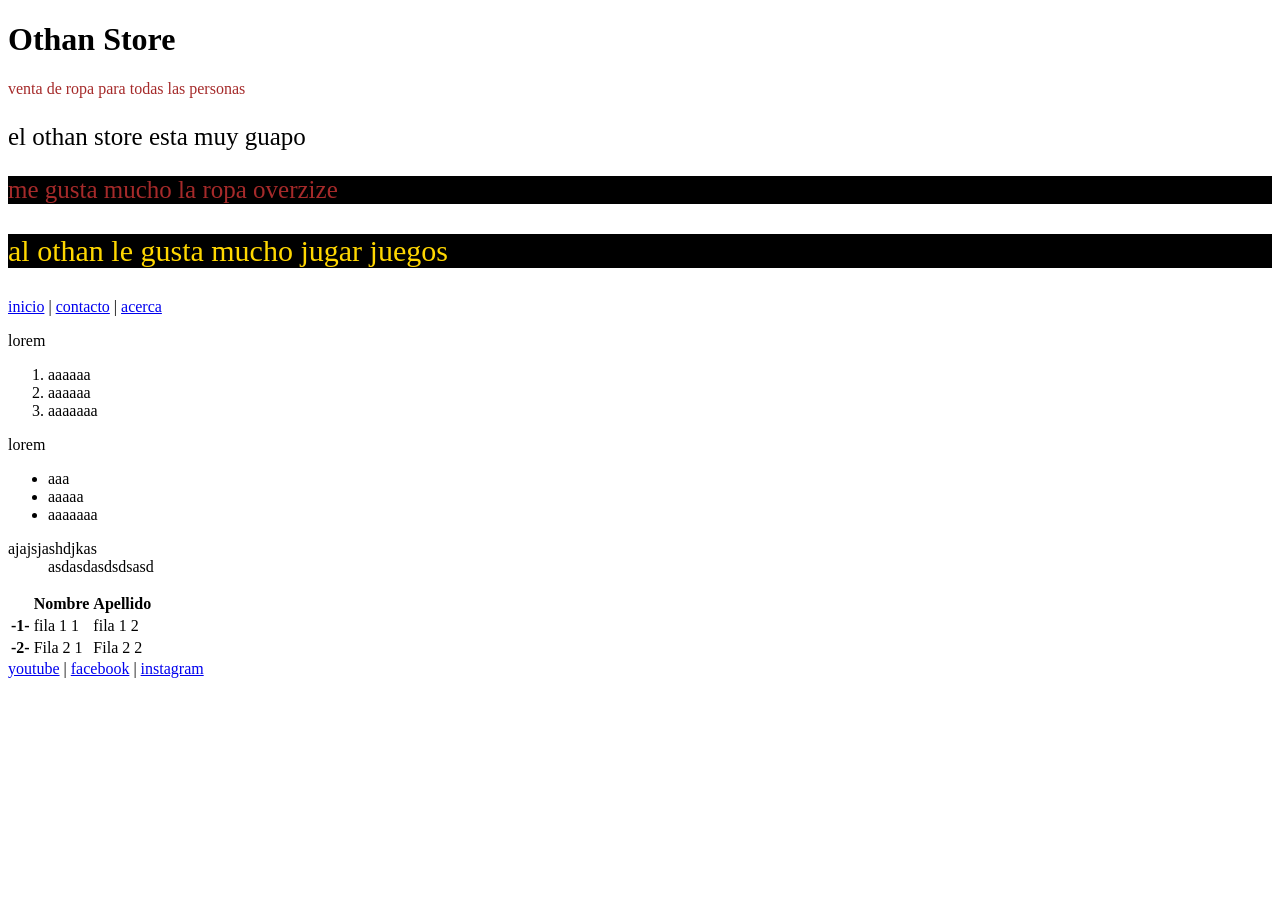
<file: clase.html>
<!DOCTYPE html>
<html lang="en">
  <head>
    <meta charset="UTF-8" />
    <meta name="viewport" content="width=device-width, initial-scale=1.0" />
    <title>inicio</title>
  </head>

  <body>
    <div>
      <h1>Othan Store</h1>

      <p style="color: brown">venta de ropa para todas las personas</p>
      <p style="font-size: 25px">el othan store esta muy guapo</p>
      <p style="font-size: 25px; color: brown; background-color: black">
        me gusta mucho la ropa overzize
      </p>
      <p style="font-size: 30px; color: gold; background-color: black">
        al othan le gusta mucho jugar juegos
      </p>

      <a href="index.html">inicio</a> | <a href="contacto.html">contacto</a> |
      <a href="acerca.html">acerca</a>

      <p style="front-family">lorem</p>

      <ol type="circle">
        <li>aaaaaa</li>
        <li>aaaaaa</li>
        <li>aaaaaaa</li>
      </ol>

      <p>lorem</p>

      <ul type="a">
        <li>aaa</li>
        <li>aaaaa</li>
        <li>aaaaaaa</li>
      </ul>

      <dl>
        <dt>ajajsjashdjkas</dt>
        <dd>asdasdasdsdsasd</dd>
      </dl>

      <table>
        <tr>
          <td></td>
          <th>Nombre</th>
          <th>Apellido</th>
        </tr>

        <th>-1-</th>
        <td>fila 1 1</td>
        <td>fila 1 2</td>

        <tr>
          <th>-2-</th>
          <td>Fila 2 1</td>
          <td>Fila 2 2</td>
        </tr>
      </table>

      <a href="https://www.youtube.com/">youtube</a> |
      <a href="https://www.facebook.com/">facebook</a> |
      <a href="https://www.instagram.com/">instagram</a>
    </div>

    <header>
      <div class="slider-container"></div>

      <div class="slider-wrappper"></div>
    </header>
  </body>
</html>
</file>
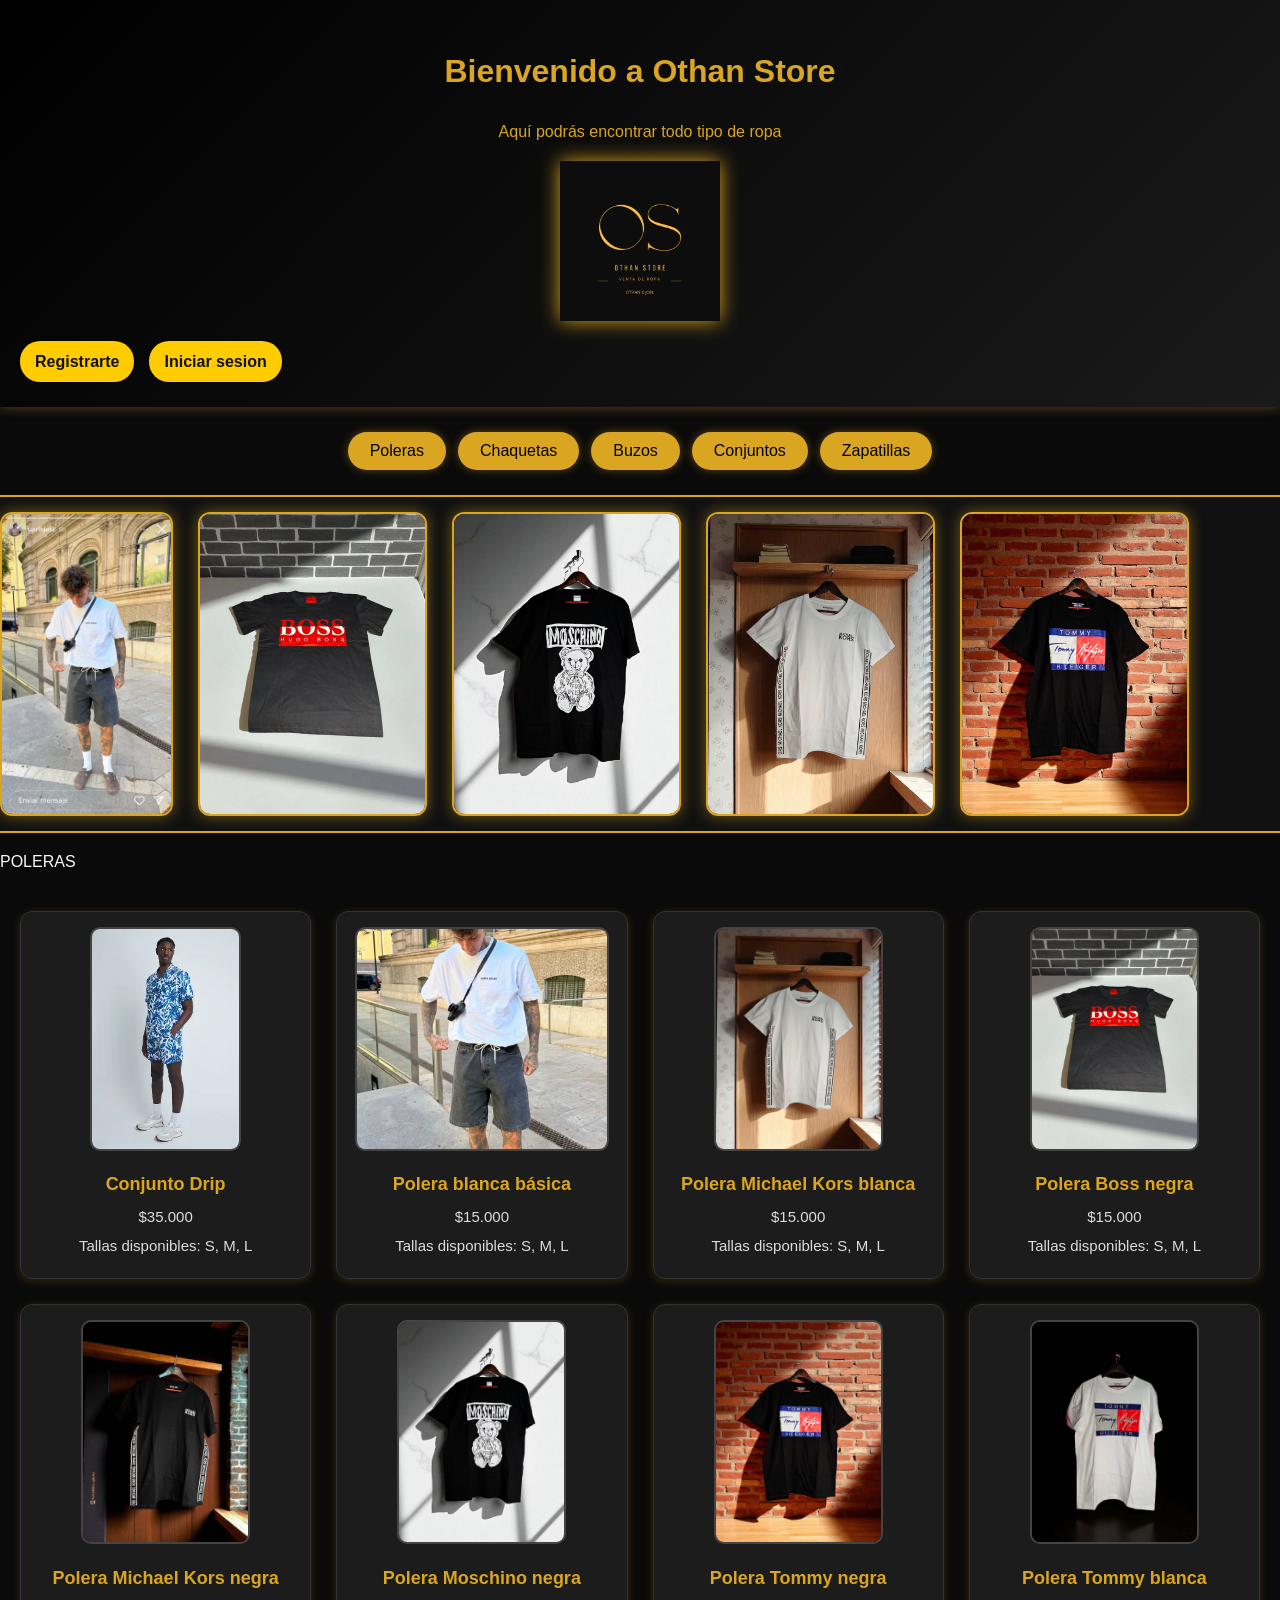
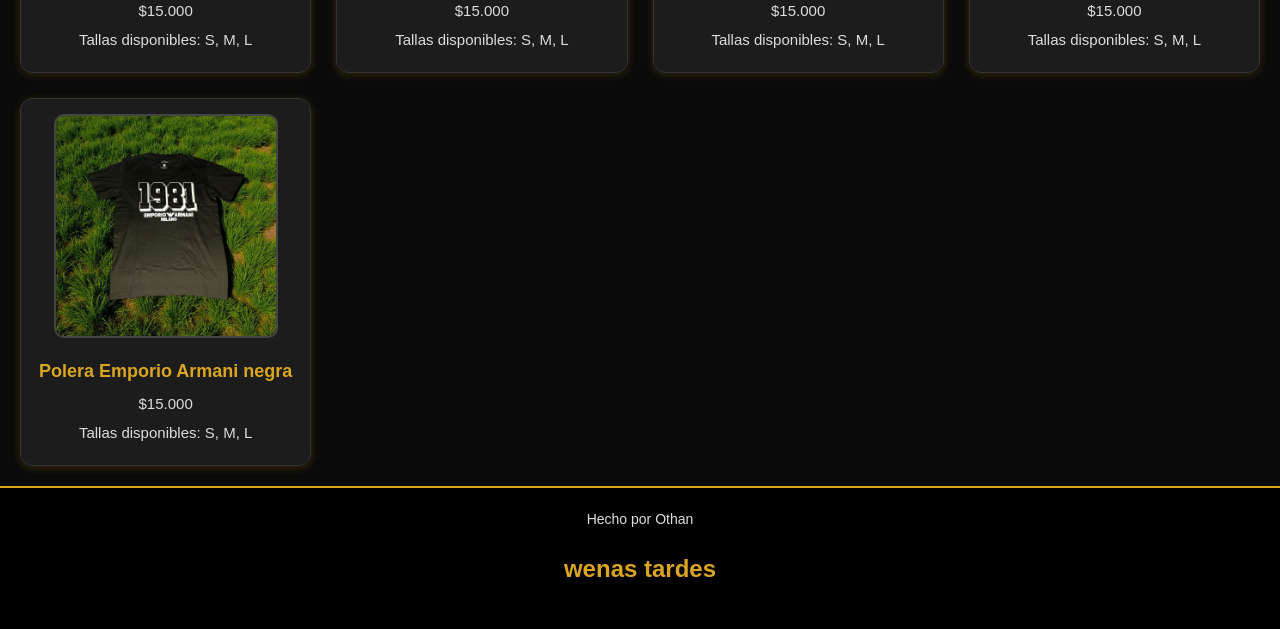
<file: index.html.html>
<!DOCTYPE html>
<html lang="es">

<head>
    <meta charset="utf-8">
    <meta name="viewport" content="width=device-width, initial-scale=1.0">
    <title>Othan Store</title>
    <link rel="stylesheet" href="inicio.css">
</head>

<body>
    <header>
        <h1>Bienvenido a Othan Store</h1>
        <p class="header">Aquí podrás encontrar todo tipo de ropa</p>
        <img src="imga/M.png" alt="Logo de Othan Store">
        <div class="acciones">
            <a href="login.html" class="boton">Registrarte</a>
            <a href="login1.html" class="boton">Iniciar sesion</a>

        </div>
    </header>

    <nav class="filtros">
        <button>Poleras</button>
        <button>Chaquetas</button>
        <button>Buzos</button>
        <button>Conjuntos</button>
        <button>Zapatillas</button>
    </nav>

    <section class="anuncio">
        <div class="anuncios">
            <img src="imga/drip2.jpg" alt="drip">
            <img src="imga/boss.jpg" alt="drip">
            <img src="imga/mos ne.jpg" alt="drip">
            <img src="imga/mk blanca.jpg" alt="drip">
            <img src="imga/tommy ne.jpg" alt="drip">

        </div>
    </section>

    <p> POLERAS </p>

    <main>

        <section class="productos">

            <article class="producto">
                <img src="imga/drip.webp" alt="Conjunto Drip">
                <h3>Conjunto Drip</h3>
                <p>$35.000</p>
                <p>Tallas disponibles: S, M, L</p>
            </article>

            <article class="producto">
                <img src="imga/drip2.jpg" alt="Polera blanca básica" width="250px">
                <h3>Polera blanca básica</h3>
                <p>$15.000</p>
                <p>Tallas disponibles: S, M, L</p>
            </article>

            <article class="producto">
                <img src="imga/mk blanca.jpg" alt="Polera Michael Kors blanca">
                <h3>Polera Michael Kors blanca</h3>
                <p>$15.000</p>
                <p>Tallas disponibles: S, M, L</p>
            </article>

            <article class="producto">
                <img src="imga/boss.jpg" alt="Polera Boss negra">
                <h3>Polera Boss negra</h3>
                <p>$15.000</p>
                <p>Tallas disponibles: S, M, L</p>
            </article>

            <article class="producto">
                <img src="imga/mk ne.jpg" alt="Polera Michael Kors negra">
                <h3>Polera Michael Kors negra</h3>
                <p>$15.000</p>
                <p>Tallas disponibles: S, M, L</p>
            </article>

            <article class="producto">
                <img src="imga/mos ne.jpg" alt="Polera Moschino negra">
                <h3>Polera Moschino negra</h3>
                <p>$15.000</p>
                <p>Tallas disponibles: S, M, L</p>
            </article>

            <article class="producto">
                <img src="imga/tommy ne.jpg" alt="Polera Tommy negra">
                <h3>Polera Tommy negra</h3>
                <p>$15.000</p>
                <p>Tallas disponibles: S, M, L</p>
            </article>

            <article class="producto">
                <img src="imga/tommy.jpg" alt="Polera Tommy blanca">
                <h3>Polera Tommy blanca</h3>
                <p>$15.000</p>
                <p>Tallas disponibles: S, M, L</p>
            </article>

            <article class="producto">
                <img src="imga/aen.jpg" alt="Polera Emporio Armani negra">
                <h3>Polera Emporio Armani negra</h3>
                <p>$15.000</p>
                <p>Tallas disponibles: S, M, L</p>
            </article>

        </section>
    </main>

    <footer>
        <p> Hecho por Othan </p>
        <h2> wenas tardes </h2>
    </footer>

</body>

</html>
</file>
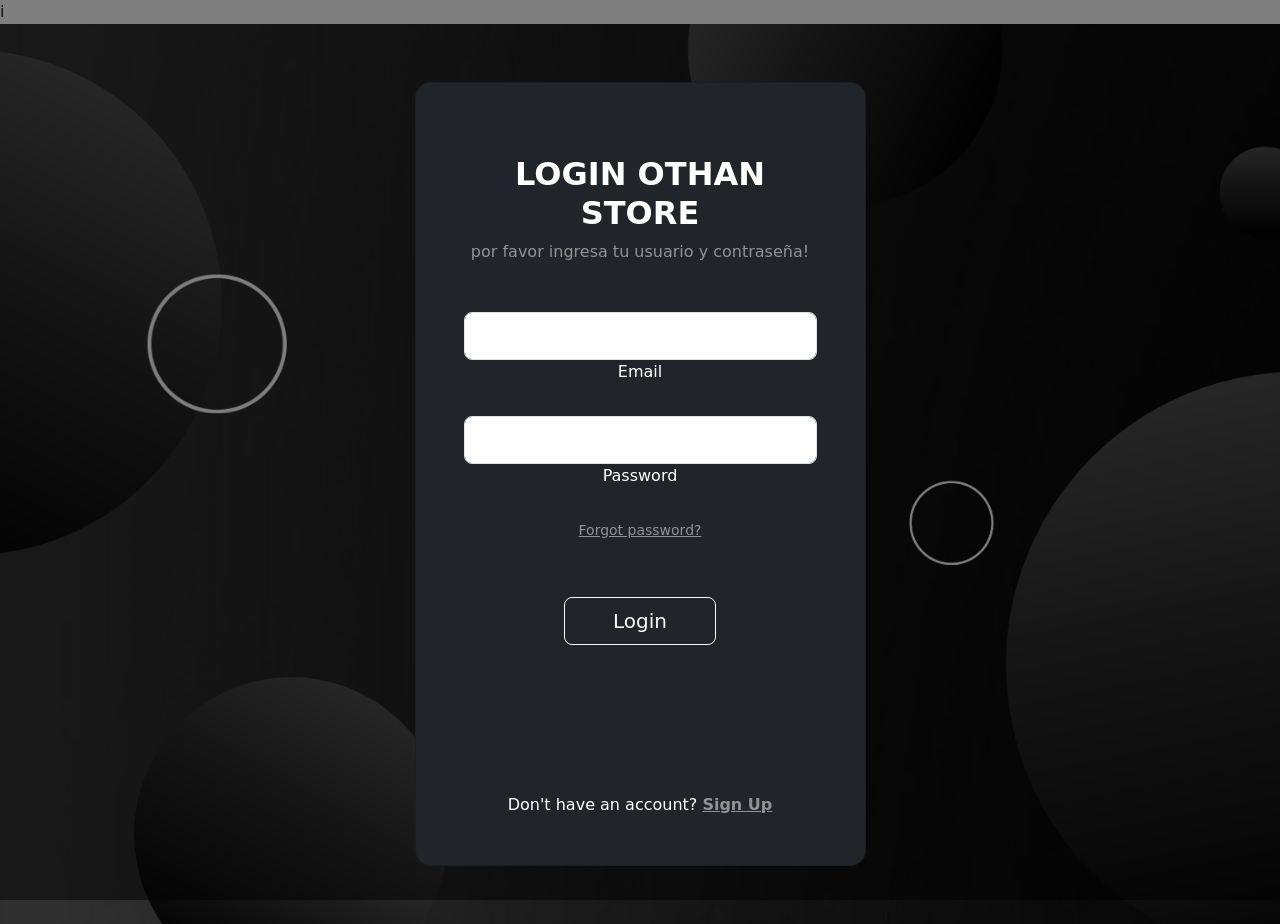
<file: login.html>
<!DOCTYPE html>
<html lang="en">
  <head>
    <meta charset="UTF-8" />
    <meta name="viewport" content="width=device-width, initial-scale=1.0" />
    <title>login othan store</title>
    <link rel="stylesheet" href="login1.css" />
    i
    <link
      href="https://cdn.jsdelivr.net/npm/bootstrap@5.3.8/dist/css/bootstrap.min.css"
      rel="stylesheet"
      integrity="sha384-sRIl4kxILFvY47J16cr9ZwB07vP4J8+LH7qKQnuqkuIAvNWLzeN8tE5YBujZqJLB"
      crossorigin="anonymous"
    />
  </head>

  <body>
    <section class="vh-100 gradient-custom">
      <div class="container py-5 h-100">
        <div class="row d-flex justify-content-center align-items-center h-100">
          <div class="col-12 col-md-8 col-lg-6 col-xl-5">
            <div class="card bg-dark text-white" style="border-radius: 1rem">
              <div class="card-body p-5 text-center">
                <div class="mb-md-5 mt-md-4 pb-5">
                  <h2 class="fw-bold mb-2 text-uppercase">Login Othan Store</h2>
                  <p class="text-white-50 mb-5">
                    por favor ingresa tu usuario y contraseña!
                  </p>

                  <div data-mdb-input-init class="form-outline form-white mb-4">
                    <input
                      type="email"
                      id="typeEmailX"
                      class="form-control form-control-lg"
                    />
                    <label class="form-label" for="typeEmailX">Email</label>
                  </div>

                  <div data-mdb-input-init class="form-outline form-white mb-4">
                    <input
                      type="password"
                      id="typePasswordX"
                      class="form-control form-control-lg"
                    />
                    <label class="form-label" for="typePasswordX"
                      >Password</label
                    >
                  </div>

                  <p class="small mb-5 pb-lg-2">
                    <a class="text-white-50" href="#!">Forgot password?</a>
                  </p>

                  <button
                    data-mdb-button-init
                    data-mdb-ripple-init
                    class="btn btn-outline-light btn-lg px-5"
                    type="submit"
                  >
                    Login
                  </button>

                  <div
                    class="d-flex justify-content-center text-center mt-4 pt-1"
                  >
                    <a href="#!" class="text-white"
                      ><i class="fab fa-facebook-f fa-lg"></i
                    ></a>
                    <a href="#!" class="text-white"
                      ><i class="fab fa-twitter fa-lg mx-4 px-2"></i
                    ></a>
                    <a href="#!" class="text-white"
                      ><i class="fab fa-google fa-lg"></i
                    ></a>
                  </div>
                </div>

                <div>
                  <p class="mb-0">
                    Don't have an account?
                    <a href="#!" class="text-white-50 fw-bold">Sign Up</a>
                  </p>
                </div>
              </div>
            </div>
          </div>
        </div>
      </div>
    </section>
  </body>
</html>
</file>
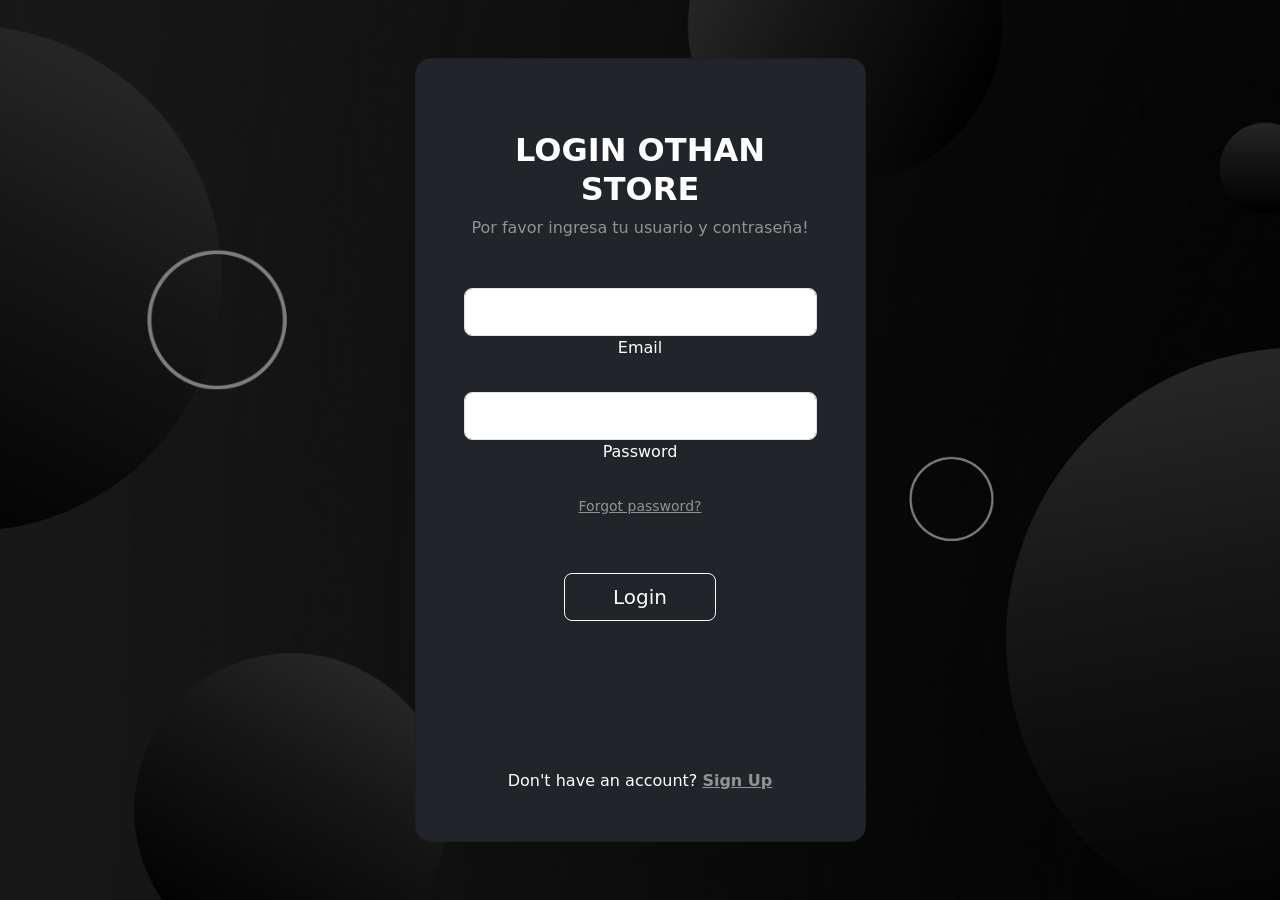
<file: login1.html>
<!DOCTYPE html>
<html lang="en">
  <head>
    <meta charset="UTF-8" />
    <meta name="viewport" content="width=device-width, initial-scale=1.0" />
    <title>Login Othan</title>
    <link rel="stylesheet" href="login1.css" />
    <link
      href="https://cdn.jsdelivr.net/npm/bootstrap@5.3.8/dist/css/bootstrap.min.css"
      rel="stylesheet"
      integrity="sha384-sRIl4kxILFvY47J16cr9ZwB07vP4J8+LH7qKQnuqkuIAvNWLzeN8tE5YBujZqJLB"
      crossorigin="anonymous"
    />
  </head>

  <body>
    <section class="vh-100 gradient-custom">
      <div class="container py-5 h-100">
        <div class="row d-flex justify-content-center align-items-center h-100">
          <div class="col-12 col-md-8 col-lg-6 col-xl-5">
            <div class="card bg-dark text-white" style="border-radius: 1rem">
              <div class="card-body p-5 text-center">
                <div class="mb-md-5 mt-md-4 pb-5">
                  <h2 class="fw-bold mb-2 text-uppercase">Login Othan Store</h2>
                  <p class="text-white-50 mb-5">
                    Por favor ingresa tu usuario y contraseña!
                  </p>

                  <div data-mdb-input-init class="form-outline form-white mb-4">
                    <input
                      type="email"
                      id="typeEmailX"
                      class="form-control form-control-lg"
                    />
                    <label class="form-label" for="typeEmailX">Email</label>
                  </div>

                  <div data-mdb-input-init class="form-outline form-white mb-4">
                    <input
                      type="password"
                      id="typePasswordX"
                      class="form-control form-control-lg"
                    />
                    <label class="form-label" for="typePasswordX"
                      >Password</label
                    >
                  </div>

                  <p class="small mb-5 pb-lg-2">
                    <a class="text-white-50" href="#!">Forgot password?</a>
                  </p>

                  <button
                    data-mdb-button-init
                    data-mdb-ripple-init
                    class="btn btn-outline-light btn-lg px-5"
                    type="submit"
                  >
                    Login
                  </button>

                  <div
                    class="d-flex justify-content-center text-center mt-4 pt-1"
                  >
                    <a href="#!" class="text-white"
                      ><i class="fab fa-facebook-f fa-lg"></i
                    ></a>
                    <a href="#!" class="text-white"
                      ><i class="fab fa-twitter fa-lg mx-4 px-2"></i
                    ></a>
                    <a href="#!" class="text-white"
                      ><i class="fab fa-google fa-lg"></i
                    ></a>
                  </div>
                </div>

                <div>
                  <p class="mb-0">
                    Don't have an account?
                    <a href="#!" class="text-white-50 fw-bold">Sign Up</a>
                  </p>
                </div>
              </div>
            </div>
          </div>
        </div>
      </div>
    </section>
  </body>
</html>
</file>
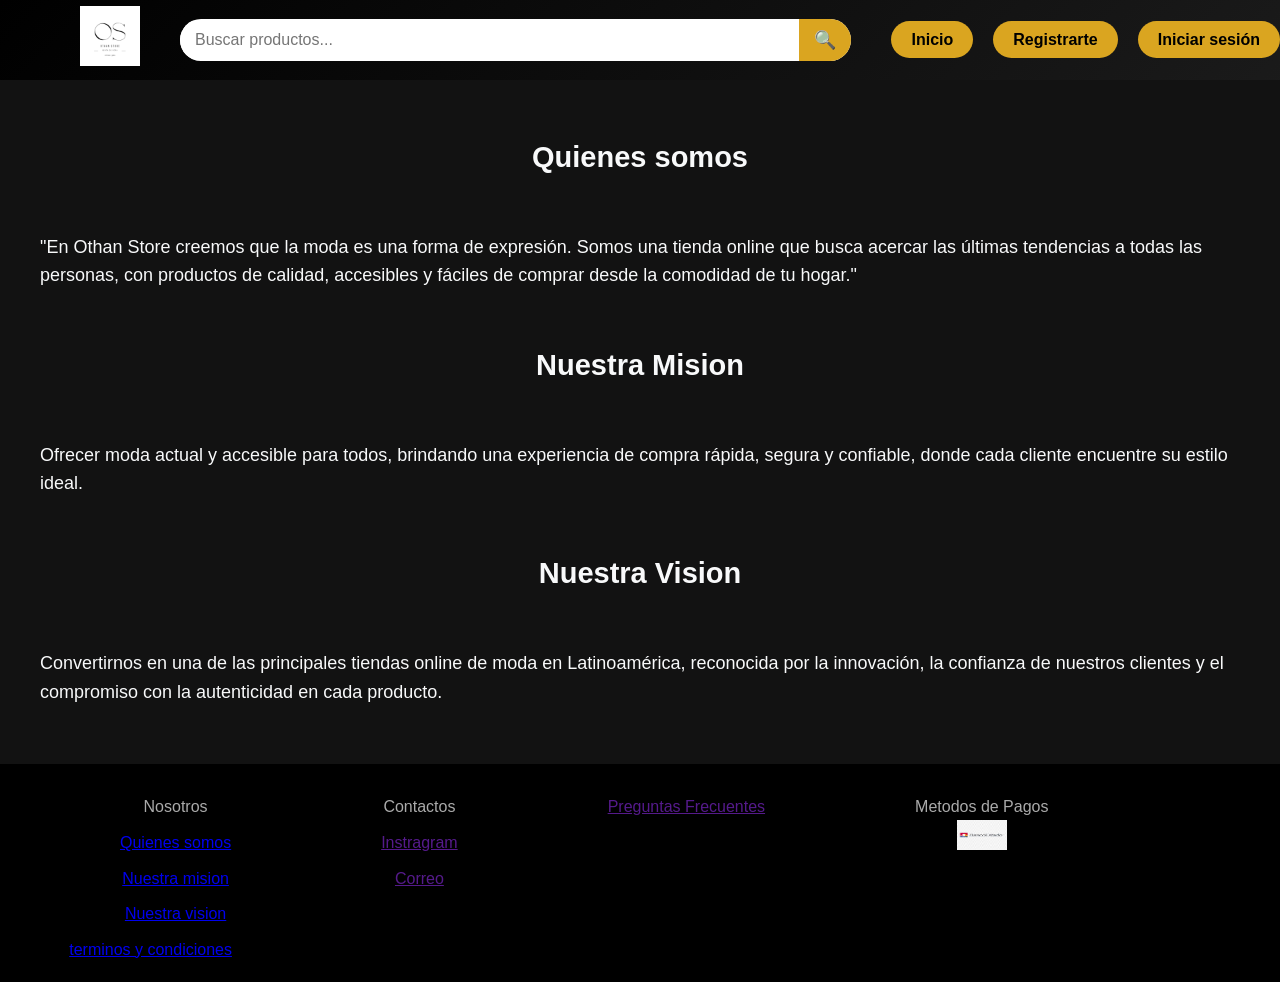
<file: Nosotros.html>
<!DOCTYPE html>
<html lang="en">
  <head>
    <meta charset="UTF-8" />
    <meta name="viewport" content="width=device-width, initial-scale=1.0" />
    <title>Nosotros othan store</title>
    <link rel="stylesheet" href="Nosotros.css" />
  </head>
  <body>
    <header>
      <div class="header_container">
        <!-- Logo -->
        <div class="logo">
          <a href="producto.html">
            <img src="imga/logo.png" alt="Logo de Othan Store" />
          </a>
        </div>

        <!-- Barra de búsqueda -->
        <div class="search-bar">
          <input type="text" placeholder="Buscar productos..." />
          <button class="search-btn">🔍</button>
        </div>

        <!-- Menú -->
        <div class="menu">
          <nav>
            <ul>
              <li><a href="producto.html">Inicio</a></li>
              <li><a href="login.html" class="boton">Registrarte</a></li>
              <li><a href="login1.html" class="boton">Iniciar sesión</a></li>
            </ul>
          </nav>
        </div>
      </div>
    </header>

    <main>
      <h2 id="quienes_somos">Quienes somos</h2>
      <p>
        "En Othan Store creemos que la moda es una forma de expresión. Somos una
        tienda online que busca acercar las últimas tendencias a todas las
        personas, con productos de calidad, accesibles y fáciles de comprar
        desde la comodidad de tu hogar."
      </p>
      <h2 id="mision">Nuestra Mision</h2>
      <p>
        Ofrecer moda actual y accesible para todos, brindando una experiencia de
        compra rápida, segura y confiable, donde cada cliente encuentre su
        estilo ideal.
      </p>

      <h2 id="vision">Nuestra Vision</h2>
      <p>
        Convertirnos en una de las principales tiendas online de moda en
        Latinoamérica, reconocida por la innovación, la confianza de nuestros
        clientes y el compromiso con la autenticidad en cada producto.
      </p>
    </main>

    <footer>
      <div class="continer_footer">
        <div class="sobre_nosotros">
          <a class="a_nosotros">Nosotros</a>
          <a class="a_nosotros" href="Nosotros.html#quienes_somos"
            >Quienes somos</a
          >
          <a class="a_nosotros" href="Nosotros.html#mision">Nuestra mision</a>
          <a class="a_nosotros" href="Nosotros.html#vision">Nuestra vision</a>
          <a href="tyc.html">terminos y condiciones</a>
        </div>
        <div class="conctactos">
          <a class="a_conctactos">Contactos</a>
          <a class="a_conctactos" href="">Instragram</a>
          <a class="a_conctactos" href="">Correo</a>
        </div>
        <div class="QA">
          <a class="a_QA" href="">Preguntas Frecuentes</a>
        </div>
        <div class="pagos">
          <a>Metodos de Pagos</a>
          <div class="pagos_imagenes">
            <img
              class="banco_estado"
              src="imga/bancoestado.jpg"
              alt="Banco estado"
            />
          </div>
        </div>
      </div>
    </footer>
  </body>
</html>
</file>
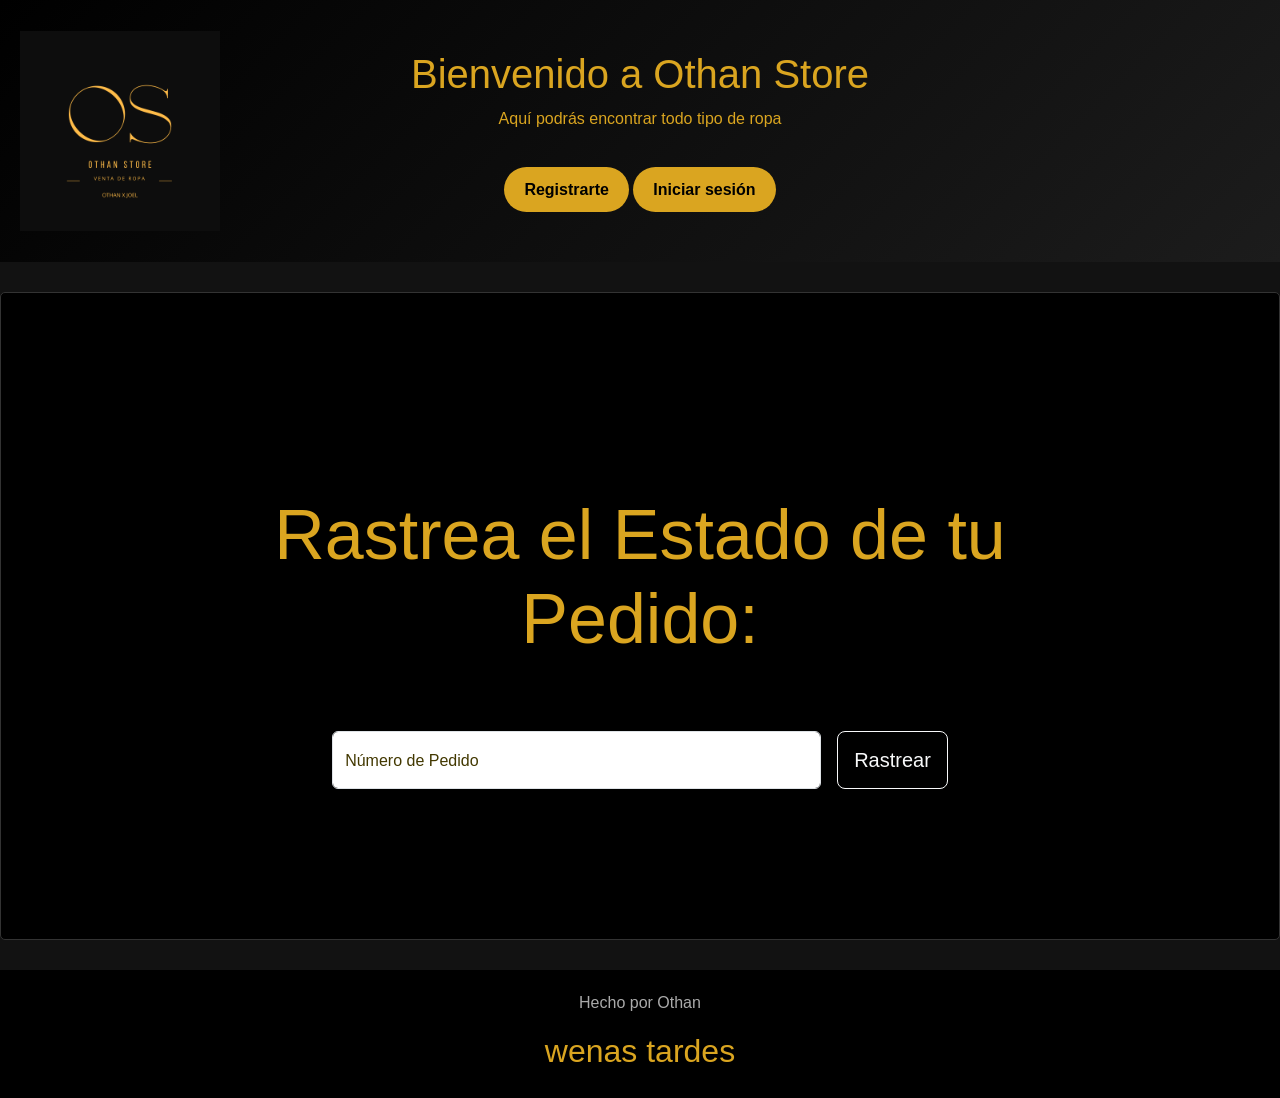
<file: pedidos.html>
<!DOCTYPE html>
<html lang="es">
  <head>
    <meta charset="utf-8" />
    <meta name="viewport" content="width=device-width, initial-scale=1.0" />
    <title>Othan Store</title>
    <link rel="stylesheet" href="pedidos.css" />
  </head>

  <header>
    <img src="imga/M.png" alt="Logo de Othan Store" class="logo" />
      <div class="header-content">
        <h1>Bienvenido a Othan Store</h1>
        <p>Aquí podrás encontrar todo tipo de ropa</p>
        <div class="acciones">
          <a href="login.html" class="boton">Registrarte</a>
          <a href="login1.html" class="boton">Iniciar sesión</a>
        </div>
      </div>
    </div>
  </header>

  <body>
    <main>
      <div class="cuadro">
        <h1>Rastrea el Estado de tu Pedido:</h1>
        <div class="d-flex justify-content-center align-items-stretch gap-3">
          <div class="form-floating flex-grow-1">
            <input
              type="text"
              class="form-control"
              id="floatingInput"
              placeholder="text"
            />
            <label for="floatingInput">Número de Pedido</label>
          </div>
          <button type="button" class="btn btn-outline-light btn-lg">Rastrear</button>
        </div>
      </div>
    </main>

    <footer>
      <p>Hecho por Othan</p>
      <h2>wenas tardes</h2>
    </footer>
  </body>
</html>
</file>
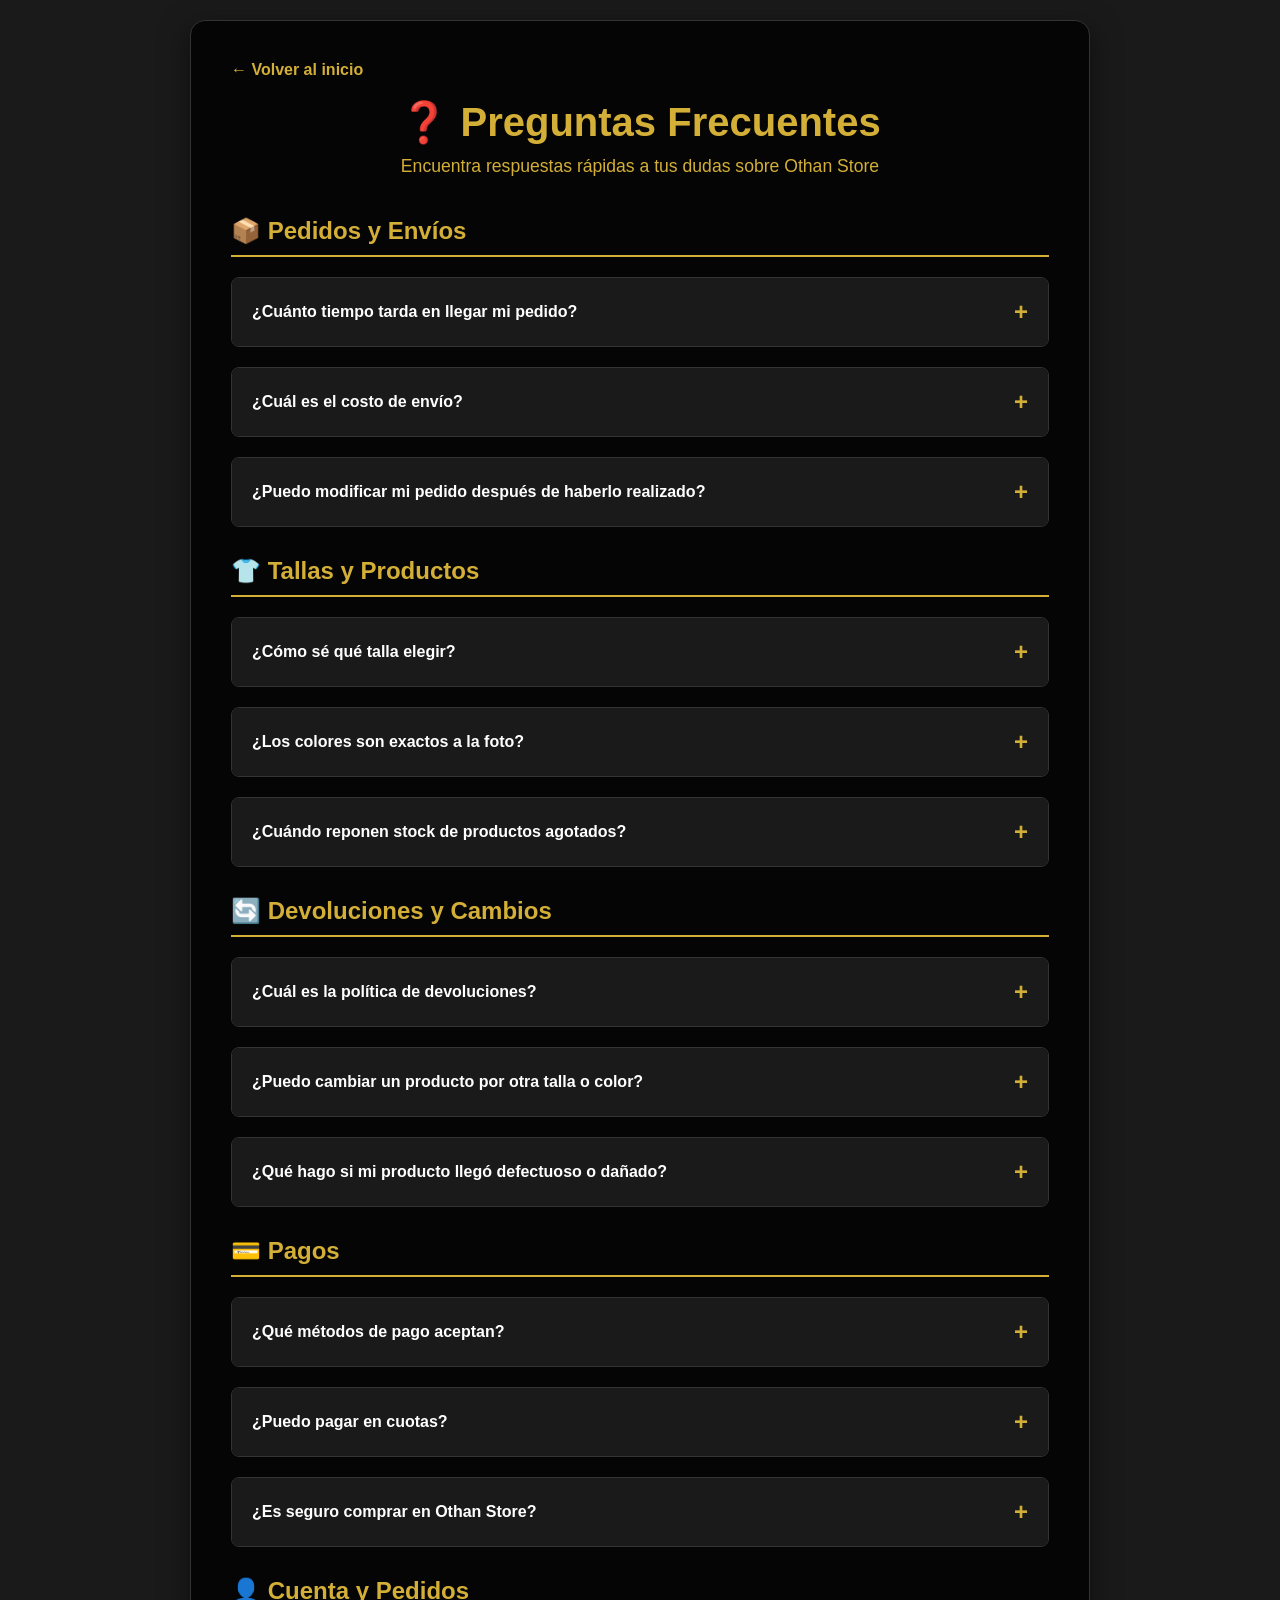
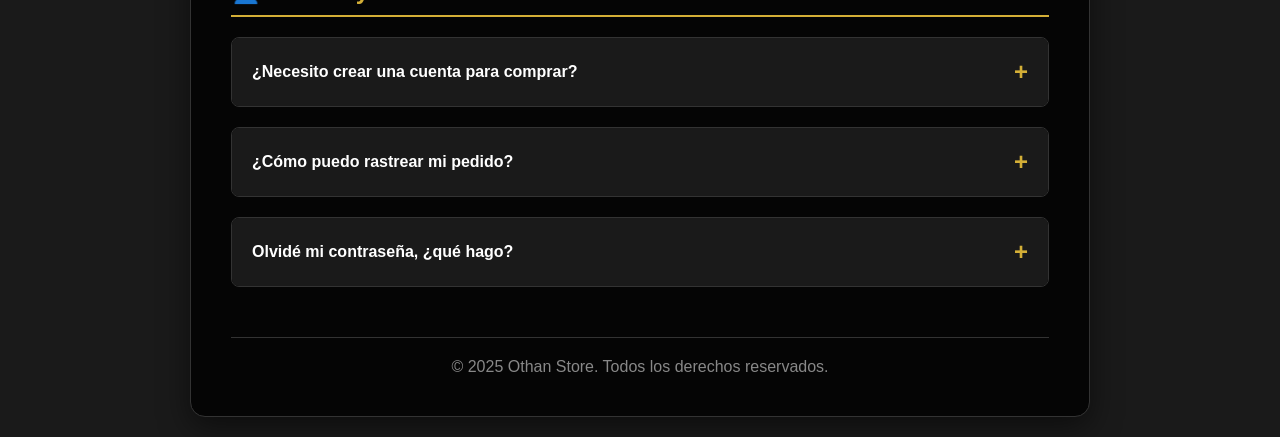
<file: preguntas-frecuentes.html>
<!DOCTYPE html>
<html lang="es">
  <head>
    <meta charset="UTF-8" />
    <meta name="viewport" content="width=device-width, initial-scale=1.0" />
    <title>Preguntas Frecuentes - Othan Store</title>
    <style>
      * {
        margin: 0;
        padding: 0;
        box-sizing: border-box;
      }

      body {
        font-family: "Arial", sans-serif;
        background-color: #1a1a1a;
        min-height: 100vh;
        padding: 20px;
        color: #ffffff;
      }

      .container {
        max-width: 900px;
        margin: 0 auto;
        background: rgba(0, 0, 0, 0.8);
        border-radius: 15px;
        padding: 40px;
        box-shadow: 0 10px 30px rgba(0, 0, 0, 0.5);
        border: 1px solid #333;
      }

      header {
        text-align: center;
        margin-bottom: 40px;
      }

      h1 {
        color: #d4af37;
        font-size: 2.5em;
        margin-bottom: 10px;
        font-weight: bold;
      }

      .subtitle {
        color: #d4af37;
        font-size: 1.1em;
      }

      .back-link {
        display: inline-block;
        margin-bottom: 20px;
        color: #d4af37;
        text-decoration: none;
        font-weight: bold;
        transition: color 0.3s;
      }

      .back-link:hover {
        color: #f0c04a;
      }

      .faq-section {
        margin-bottom: 30px;
      }

      .category-title {
        color: #d4af37;
        font-size: 1.5em;
        margin-bottom: 20px;
        padding-bottom: 10px;
        border-bottom: 2px solid #d4af37;
      }

      .faq-item {
        margin-bottom: 20px;
        border: 1px solid #333;
        border-radius: 8px;
        overflow: hidden;
        transition: all 0.3s;
        background: #0a0a0a;
      }

      .faq-item:hover {
        box-shadow: 0 4px 12px rgba(212, 175, 55, 0.3);
        border-color: #d4af37;
      }

      .faq-question {
        background: #1a1a1a;
        padding: 20px;
        cursor: pointer;
        display: flex;
        justify-content: space-between;
        align-items: center;
        font-weight: bold;
        color: #ffffff;
        transition: background 0.3s;
      }

      .faq-question:hover {
        background: #252525;
        color: #d4af37;
      }

      .faq-question::after {
        content: "+";
        font-size: 1.5em;
        color: #d4af37;
        transition: transform 0.3s;
      }

      .faq-question.active::after {
        content: "−";
        transform: rotate(180deg);
      }

      .faq-answer {
        padding: 0 20px;
        max-height: 0;
        overflow: hidden;
        transition: all 0.3s ease;
        color: #cccccc;
        line-height: 1.6;
        background: #0a0a0a;
      }

      .faq-answer.active {
        padding: 20px;
        max-height: 500px;
      }

      footer {
        margin-top: 50px;
        text-align: center;
        color: #888;
        padding-top: 20px;
        border-top: 1px solid #333;
      }
    </style>
  </head>
  <body>
    <div class="container">
      <a href="index.html" class="back-link">← Volver al inicio</a>

      <header>
        <h1>❓ Preguntas Frecuentes</h1>
        <p class="subtitle">
          Encuentra respuestas rápidas a tus dudas sobre Othan Store
        </p>
      </header>

      <!-- SECCIÓN: PEDIDOS Y ENVÍOS -->
      <div class="faq-section">
        <h2 class="category-title">📦 Pedidos y Envíos</h2>

        <div class="faq-item">
          <div class="faq-question">
            ¿Cuánto tiempo tarda en llegar mi pedido?
          </div>
          <div class="faq-answer">
            Los tiempos de entrega varían según tu ubicación: <br />
            • Hospicio: maximo 1 hora<br />
            • Iquique: 2-3 horas<br />
            • Zonas extremas: maximo 1 dia<br />
            • Resto de Chile: por el momento no hay pedidos<br />
            Recibirás un WhatsApp para saber que vamos en camino con tu pedido.
          </div>
        </div>

        <div class="faq-item">
          <div class="faq-question">¿Cuál es el costo de envío?</div>
          <div class="faq-answer">
            • Envío gratis en compras sobre $30.000<br />
            • Envío Hospicio: $2.000<br />
            • Envío Iquique: $3.000<br />
            • Retiro en tienda: ¡Gratis!
          </div>
        </div>

        <div class="faq-item">
          <div class="faq-question">
            ¿Puedo modificar mi pedido después de haberlo realizado?
          </div>
          <div class="faq-answer">
            Sí, puedes modificar tu pedido dentro de las primeras 2 horas
            después de la compra. Contáctanos inmediatamente a través de nuestro
            WhatsApp o correo electrónico con tu número de pedido. Una vez que
            el pedido haya sido procesado, no podremos realizar cambios.
          </div>
        </div>
      </div>

      <!-- SECCIÓN: TALLAS Y PRODUCTOS -->
      <div class="faq-section">
        <h2 class="category-title">👕 Tallas y Productos</h2>

        <div class="faq-item">
          <div class="faq-question">¿Cómo sé qué talla elegir?</div>
          <div class="faq-answer">
            Cada producto tiene una guía de tallas detallada. Te recomendamos
            medirte con una cinta métrica y comparar con nuestra tabla. Si
            tienes dudas entre dos tallas, te sugerimos elegir la más grande
            para mayor comodidad. También puedes contactarnos para asesoría
            personalizada.
          </div>
        </div>

        <div class="faq-item">
          <div class="faq-question">¿Los colores son exactos a la foto?</div>
          <div class="faq-answer">
            Hacemos nuestro mejor esfuerzo para que las fotos reflejen el color
            real del producto. Sin embargo, pueden existir ligeras variaciones
            debido a la configuración de pantalla de cada dispositivo. Si el
            color no es lo que esperabas, puedes hacer uso de nuestras
            devoluciones gratuitas.
          </div>
        </div>

        <div class="faq-item">
          <div class="faq-question">
            ¿Cuándo reponen stock de productos agotados?
          </div>
          <div class="faq-answer">
            Reponemos nuestros productos más populares cada 2-3 semanas. Puedes
            suscribirte a las notificaciones de disponibilidad en cada producto
            agotado y te avisaremos por correo cuando vuelva a estar disponible.
          </div>
        </div>
      </div>

      <!-- SECCIÓN: DEVOLUCIONES Y CAMBIOS -->
      <div class="faq-section">
        <h2 class="category-title">🔄 Devoluciones y Cambios</h2>

        <div class="faq-item">
          <div class="faq-question">¿Cuál es la política de devoluciones?</div>
          <div class="faq-answer">
            Tienes 30 días desde la recepción de tu pedido para devolver
            productos sin usar, con etiquetas originales. El proceso es
            simple:<br />
            1. Solicita tu devolución en "Mi Cuenta"<br />
            2. Empaca el producto en su bolsa original<br />
            3. Envíalo a nuestra dirección o coordina retiro<br />
            4. Recibirás el reembolso en 5-7 días hábiles
          </div>
        </div>

        <div class="faq-item">
          <div class="faq-question">
            ¿Puedo cambiar un producto por otra talla o color?
          </div>
          <div class="faq-answer">
            ¡Por supuesto! Los cambios son gratuitos. Tienes 7 días para
            solicitar un cambio. Solo asegúrate de que el producto esté sin usar
            y con sus etiquetas. Procesamos los cambios en 24-48 horas una vez
            recibido el producto.
          </div>
        </div>

        <div class="faq-item">
          <div class="faq-question">
            ¿Qué hago si mi producto llegó defectuoso o dañado?
          </div>
          <div class="faq-answer">
            Lamentamos mucho este inconveniente. Contáctanos dentro de las 48
            horas posteriores a la recepción con fotos del producto y empaque.
            Te enviaremos un reemplazo inmediato sin costo adicional o te
            haremos un reembolso completo según prefieras.
          </div>
        </div>
      </div>

      <!-- SECCIÓN: PAGOS -->
      <div class="faq-section">
        <h2 class="category-title">💳 Pagos</h2>

        <div class="faq-item">
          <div class="faq-question">¿Qué métodos de pago aceptan?</div>
          <div class="faq-answer">
            Aceptamos por el momento estas formas de pago:<br />
            • Tarjetas de crédito (Visa)<br />
            • Transferencia bancaria<br />
            • Pago en efectivo<br />
            • PayPal<br />
            Todas las transacciones son 100% seguras y encriptadas.
          </div>
        </div>

        <div class="faq-item">
          <div class="faq-question">¿Puedo pagar en cuotas?</div>
          <div class="faq-answer">
            No, por el momento no ofrecemos pago en cuotas. Sin embargo, estamos
            trabajando para implementar esta opción en el futuro cercano.
            Agradecemos tu comprensión.
          </div>
        </div>

        <div class="faq-item">
          <div class="faq-question">¿Es seguro comprar en Othan Store?</div>
          <div class="faq-answer">
            Absolutamente. Utilizamos tecnología de encriptación SSL y cumplimos
            con los estándares PCI DSS para proteger tu información. Nunca
            almacenamos datos completos de tarjetas de crédito. Además, todas
            las transacciones son procesadas a través de plataformas de pago
            certificadas.
          </div>
        </div>
      </div>

      <!-- SECCIÓN: CUENTA Y PEDIDOS -->
      <div class="faq-section">
        <h2 class="category-title">👤 Cuenta y Pedidos</h2>

        <div class="faq-item">
          <div class="faq-question">
            ¿Necesito crear una cuenta para comprar?
          </div>
          <div class="faq-answer">
            No es obligatorio, puedes comprar como invitado. Sin embargo, crear
            una cuenta te da beneficios como: seguimiento fácil de pedidos,
            historial de compras, direcciones guardadas, acceso a ofertas
            exclusivas y proximamente acumulación de puntos de fidelidad.
          </div>
        </div>

        <div class="faq-item">
          <div class="faq-question">¿Cómo puedo rastrear mi pedido?</div>
          <div class="faq-answer">
            Una vez despachado tu pedido, recibirás un WhatsApp avisando que va
            en camino. Puedes rastrearlo en:<br />
            • link de googlemaps<br />
            • Proximamente en el sitio web de la empresa de envíos<br />
            • Nuestro chat de WhatsApp con tu número de pedido
          </div>
        </div>

        <div class="faq-item">
          <div class="faq-question">Olvidé mi contraseña, ¿qué hago?</div>
          <div class="faq-answer">
            Haz clic en "¿Olvidaste tu contraseña?" en la página de inicio de
            sesión. Te enviaremos un correo con un enlace para restablecer tu
            contraseña. Si no recibes el correo en 5 minutos, revisa tu carpeta
            de spam o contáctanos.
          </div>
        </div>
      </div>

      <footer>
        <p>&copy; 2025 Othan Store. Todos los derechos reservados.</p>
      </footer>
    </div>

    <script>
      const questions = document.querySelectorAll(".faq-question");

      questions.forEach((question) => {
        question.addEventListener("click", () => {
          const answer = question.nextElementSibling;
          const isActive = question.classList.contains("active");

          questions.forEach((q) => {
            q.classList.remove("active");
            q.nextElementSibling.classList.remove("active");
          });

          if (!isActive) {
            question.classList.add("active");
            answer.classList.add("active");
          }
        });
      });
    </script>
  </body>
</html>
</file>
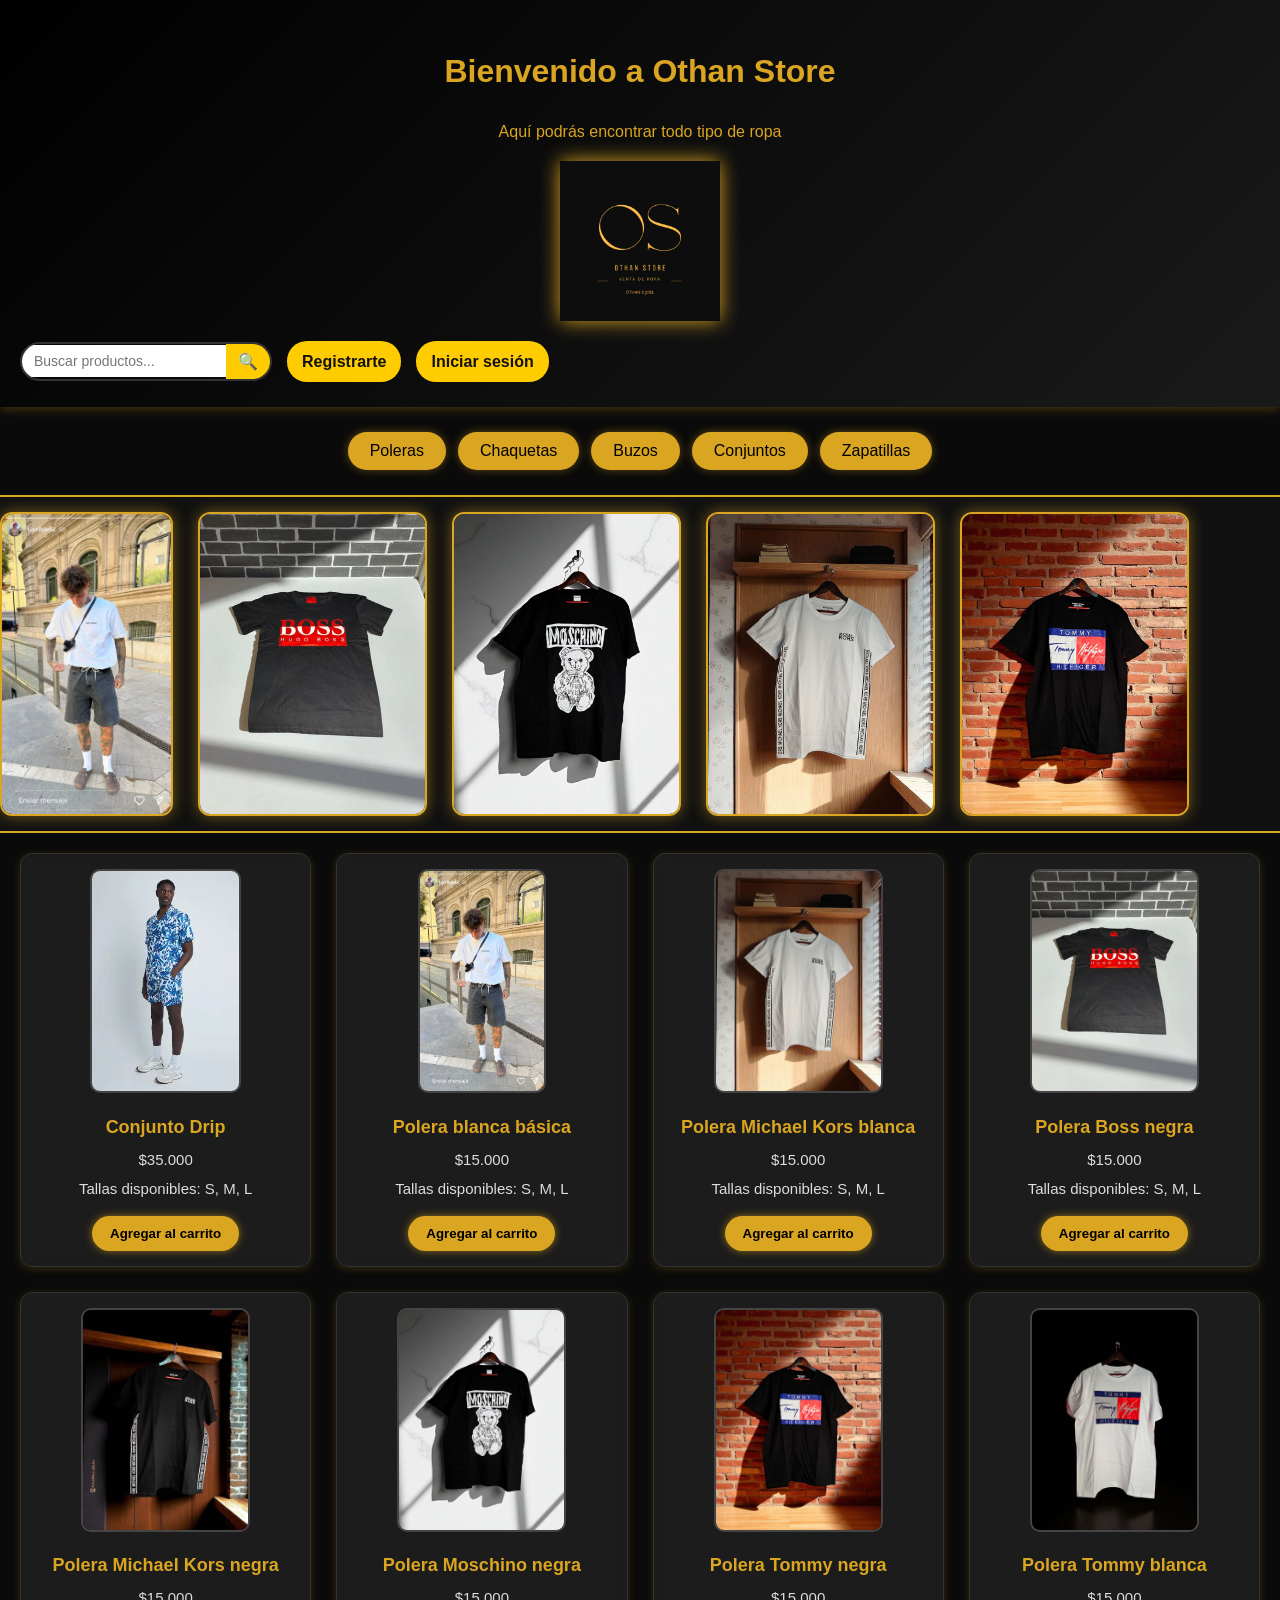
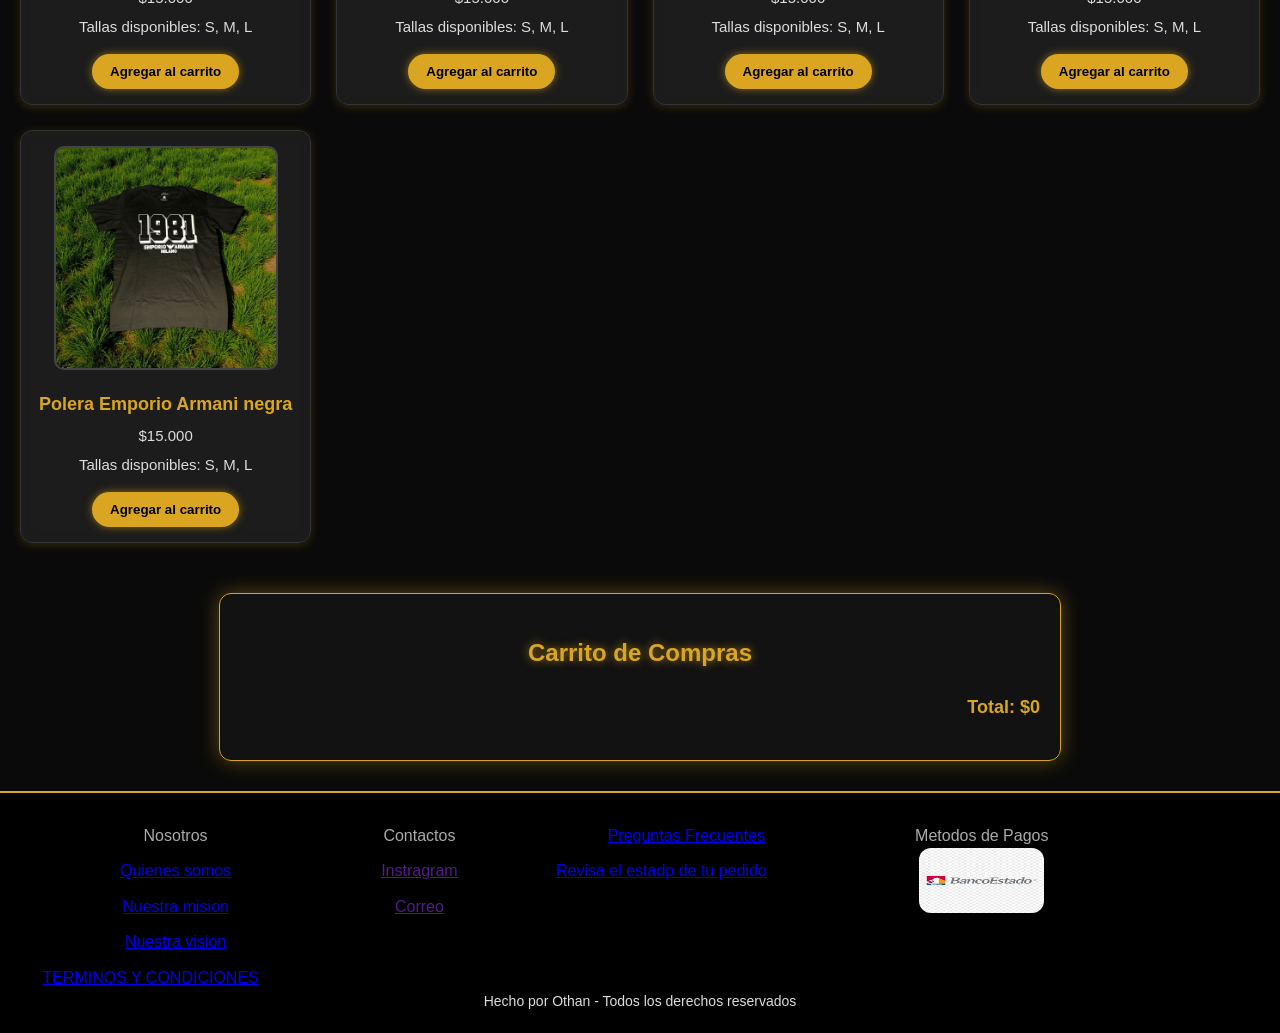
<file: producto.html>
<!DOCTYPE html>
<html lang="es">
  <head>
    <meta charset="utf-8" />
    <meta name="viewport" content="width=device-width, initial-scale=1.0" />
    <title>Othan Store</title>
    <link rel="stylesheet" href="inicio.css" />
  </head>

  <body>
    <!-- HEADER -->
    <header>
      <h1>Bienvenido a Othan Store</h1>
      <p>Aquí podrás encontrar todo tipo de ropa</p>
      <img src="imga/M.png" alt="Logo de Othan Store" />
      <div class="acciones">
        <div class="search-bar">
          <input type="text" placeholder="Buscar productos..." />
          <button class="search-btn">🔍</button>
        </div>
        <a href="login.html" class="boton">Registrarte</a>
        <a href="login1.html" class="boton">Iniciar sesión</a>
      </div>
    </header>

    <!-- NAV -->
    <nav class="filtros">
      <button>Poleras</button>
      <button>Chaquetas</button>
      <button>Buzos</button>
      <button>Conjuntos</button>
      <button>Zapatillas</button>
    </nav>

    <!-- ANUNCIOS -->
    <section class="anuncio">
      <div class="anuncios">
        <img src="imga/drip2.jpg" alt="drip" />
        <img src="imga/boss.jpg" alt="drip" />
        <img src="imga/mos ne.jpg" alt="drip" />
        <img src="imga/mk blanca.jpg" alt="drip" />
        <img src="imga/tommy ne.jpg" alt="drip" />
      </div>
    </section>

    <main>
      <section class="productos">
        <article class="producto">
          <img src="imga/drip.webp" alt="Conjunto Drip" />
          <h3>Conjunto Drip</h3>
          <p>$35.000</p>
          <p>Tallas disponibles: S, M, L</p>
          <button onclick="agregarCarrito('Conjunto Drip', 35000)">
            Agregar al carrito
          </button>
        </article>

        <article class="producto">
          <img src="imga/drip2.jpg" alt="Polera blanca básica" />
          <h3>Polera blanca básica</h3>
          <p>$15.000</p>
          <p>Tallas disponibles: S, M, L</p>
          <button onclick="agregarCarrito('Polera blanca básica', 15000)">
            Agregar al carrito
          </button>
        </article>

        <article class="producto">
          <img src="imga/mk blanca.jpg" alt="Polera Michael Kors blanca" />
          <h3>Polera Michael Kors blanca</h3>
          <p>$15.000</p>
          <p>Tallas disponibles: S, M, L</p>
          <button onclick="agregarCarrito('Polera Michael Kors blanca', 15000)">
            Agregar al carrito
          </button>
        </article>

        <article class="producto">
          <img src="imga/boss.jpg" alt="Polera Boss negra" />
          <h3>Polera Boss negra</h3>
          <p>$15.000</p>
          <p>Tallas disponibles: S, M, L</p>
          <button onclick="agregarCarrito('Polera Boss negra', 15000)">
            Agregar al carrito
          </button>
        </article>

        <article class="producto">
          <img src="imga/mk ne.jpg" alt="Polera Michael Kors negra" />
          <h3>Polera Michael Kors negra</h3>
          <p>$15.000</p>
          <p>Tallas disponibles: S, M, L</p>
          <button onclick="agregarCarrito('Polera Michael Kors negra', 15000)">
            Agregar al carrito
          </button>
        </article>

        <article class="producto">
          <img src="imga/mos ne.jpg" alt="Polera Moschino negra" />
          <h3>Polera Moschino negra</h3>
          <p>$15.000</p>
          <p>Tallas disponibles: S, M, L</p>
          <button onclick="agregarCarrito('Polera Moschino negra', 15000)">
            Agregar al carrito
          </button>
        </article>

        <article class="producto">
          <img src="imga/tommy ne.jpg" alt="Polera Tommy negra" />
          <h3>Polera Tommy negra</h3>
          <p>$15.000</p>
          <p>Tallas disponibles: S, M, L</p>
          <button onclick="agregarCarrito('Polera Tommy negra', 15000)">
            Agregar al carrito
          </button>
        </article>

        <article class="producto">
          <img src="imga/tommy.jpg" alt="Polera Tommy blanca" />
          <h3>Polera Tommy blanca</h3>
          <p>$15.000</p>
          <p>Tallas disponibles: S, M, L</p>
          <button onclick="agregarCarrito('Polera Tommy blanca', 15000)">
            Agregar al carrito
          </button>
        </article>

        <article class="producto">
          <img src="imga/aen.jpg" alt="Polera Emporio Armani negra" />
          <h3>Polera Emporio Armani negra</h3>
          <p>$15.000</p>
          <p>Tallas disponibles: S, M, L</p>
          <button
            onclick="agregarCarrito('Polera Emporio Armani negra', 15000)"
          >
            Agregar al carrito
          </button>
        </article>
      </section>
    </main>

    <!-- CARRITO -->
    <section id="carrito">
      <h2>Carrito de Compras</h2>
      <ul id="lista-carrito"></ul>
      <p id="total">Total: $0</p>
    </section>

    <footer>
      <div class="continer_footer">
        <div class="sobre_nosotros">
          <a class="a_nosotros">Nosotros</a>
          <a class="a_nosotros" href="Nosotros.html#quienes_somos"
            >Quienes somos</a
          >
          <a class="a_nosotros" href="Nosotros.html#mision">Nuestra mision</a>
          <a class="a_nosotros" href="Nosotros.html#vision">Nuestra vision</a>
          <a href="tyc.html">TERMINOS Y CONDICIONES</a>
        </div>
        <div class="conctactos">
          <a class="a_conctactos">Contactos</a>
          <a class="a_conctactos" href="">Instragram</a>
          <a class="a_conctactos" href="">Correo</a>
        </div>
        <div class="QA">
          <a class="a_QA" href="preguntas-frecuentes.html"
            >Preguntas Frecuentes</a
          >
          <a href="pedidos.html"> Revisa el estadp de tu pedido </a>
        </div>
        <div class="pagos">
          <a>Metodos de Pagos</a>
          <div class="pagos_imagenes">
            <img
              class="banco_estado"
              src="imga/bancoestado.jpg"
              alt="Banco estado"
            />
          </div>
        </div>
      </div>
      <p>Hecho por Othan - Todos los derechos reservados</p>
    </footer>

    <!-- SCRIPT DEL CARRITO -->

    <script>
      let carrito = [];
      let total = 0;

      function agregarCarrito(nombre, precio) {
        carrito.push({ nombre, precio });
        total += precio;
        mostrarCarrito();
      }

      function mostrarCarrito() {
        const lista = document.getElementById("lista-carrito");
        lista.innerHTML = "";
        carrito.forEach((item) => {
          const li = document.createElement("li");
          li.textContent = `${item.nombre} - $${item.precio.toLocaleString()}`;
          lista.appendChild(li);
        });
        document.getElementById(
          "total"
        ).textContent = `Total: $${total.toLocaleString()}`;
      }
    </script>
  </body>
</html>
</file>
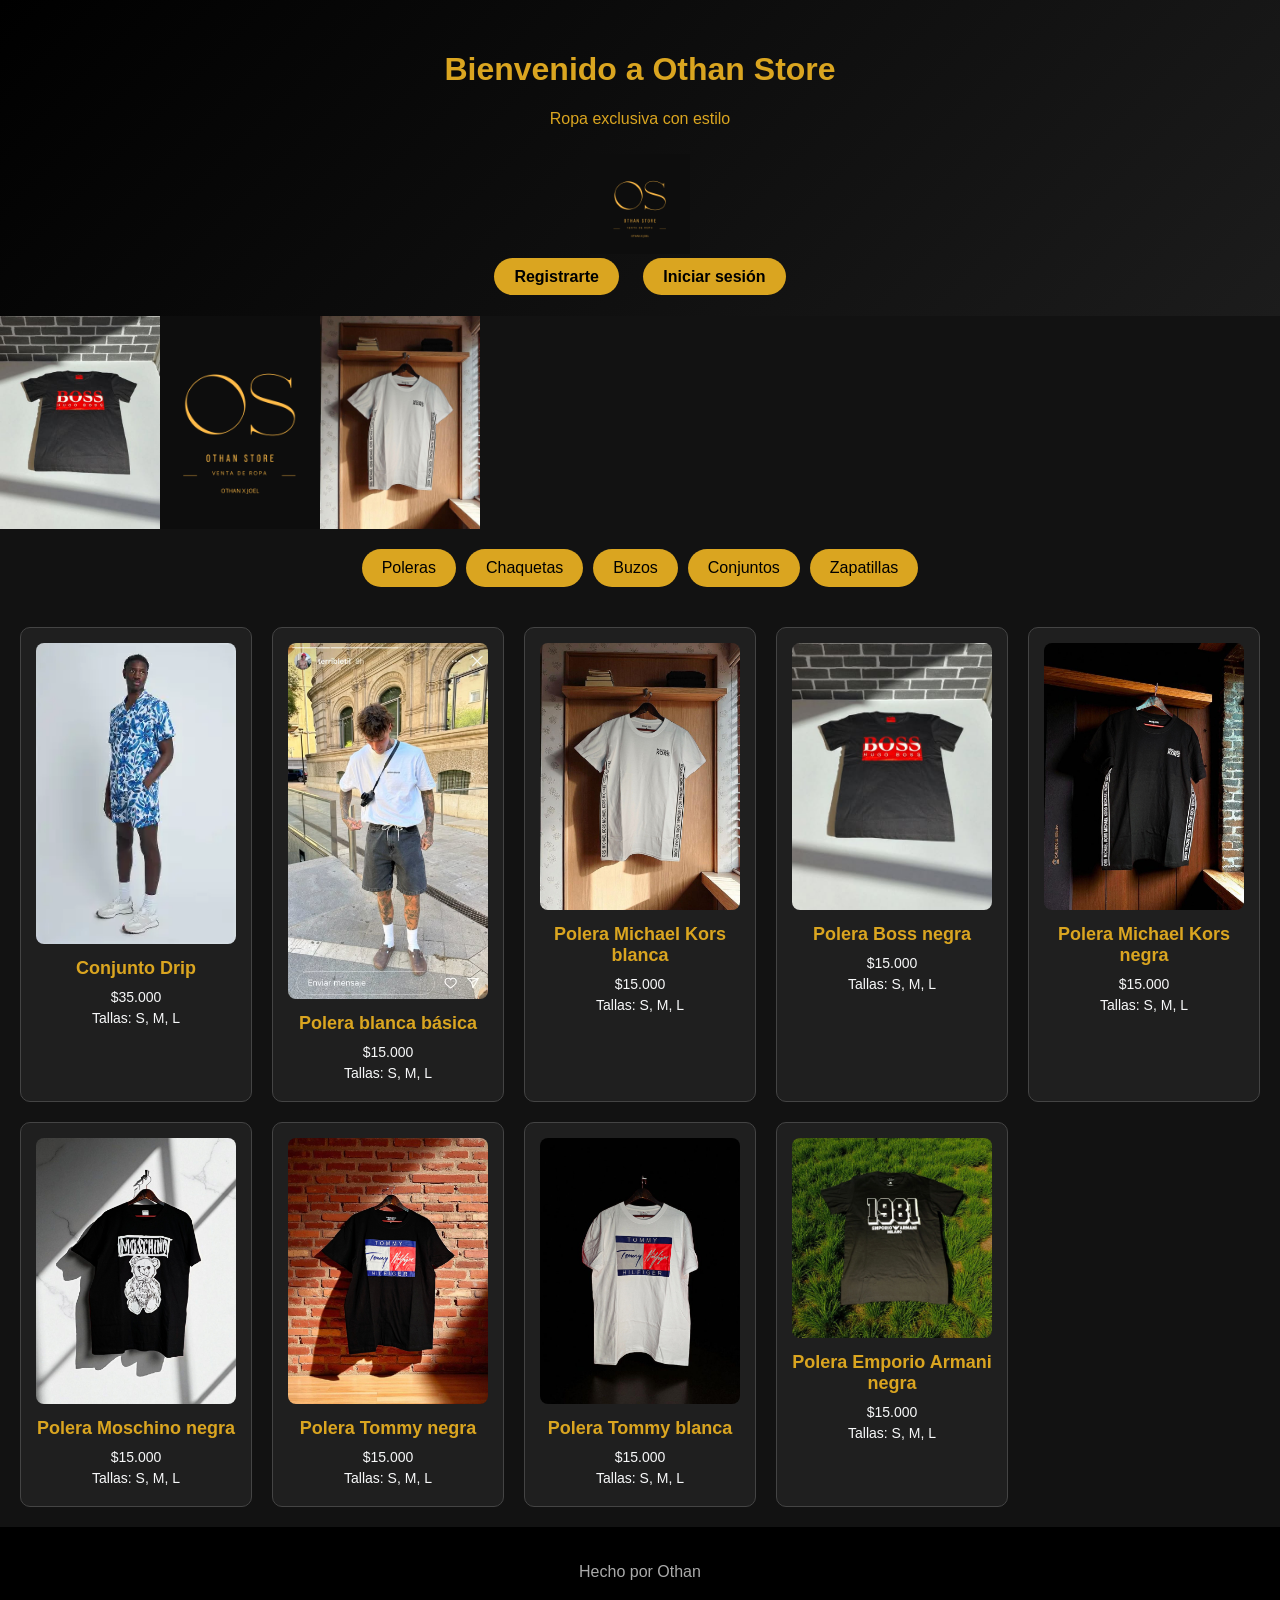
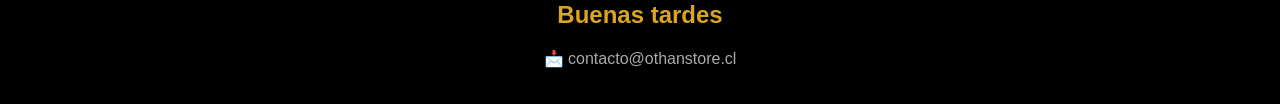
<file: producto1.html>
<!DOCTYPE html>
<html lang="es">
  <head>
    <meta charset="utf-8" />
    <meta name="viewport" content="width=device-width, initial-scale=1.0" />
    <title>Othan Store</title>
    <style>
      body {
        font-family: "Segoe UI", Tahoma, Geneva, Verdana, sans-serif;
        margin: 0;
        padding: 0;
        background: #121212;
        color: #f8f9fa;
      }

      header {
        text-align: center;
        padding: 30px 20px;
        background: linear-gradient(135deg, #000000, #1c1c1c);
        color: goldenrod;
      }

      header img {
        max-width: 100px;
        margin: 10px 0;
      }

      .acciones a {
        margin: 10px;
        text-decoration: none;
        background-color: goldenrod;
        color: black;
        padding: 10px 20px;
        border-radius: 25px;
        font-weight: bold;
        transition: 0.3s ease;
      }

      .acciones a:hover {
        background: #ffd700;
        color: #000;
        transform: scale(1.05);
      }
      /* ANUNCIOS SLIDER */

      .slider {
        position: relative;
        width: 50%;
        max-height: 400px;
        overflow: hidden;
      }

      .slides {
        display: flex;
        width: 50%;
        animation: slide 12s infinite;
      }

      .slides img {
        width: 50%;
        object-fit: cover;
      }

      @keyframes slide {
        0% {
          transform: translateX(0%);
        }
        30% {
          transform: translateX(0%);
        }
        33% {
          transform: translateX(-100%);
        }
        63% {
          transform: translateX(-100%);
        }
        66% {
          transform: translateX(-200%);
        }
        96% {
          transform: translateX(-200%);
        }
        100% {
          transform: translateX(0%);
        }
      }
      /* Filtros */

      .filtros {
        display: flex;
        justify-content: center;
        flex-wrap: wrap;
        margin: 20px 0;
        gap: 10px;
      }

      .filtros button {
        padding: 10px 20px;
        background-color: goldenrod;
        color: black;
        border: none;
        border-radius: 25px;
        font-size: 16px;
        cursor: pointer;
        transition: 0.3s ease;
      }

      .filtros button:hover {
        background: #ffd700;
        transform: scale(1.1);
      }
      /* Productos */

      .productos {
        display: grid;
        grid-template-columns: repeat(auto-fill, minmax(220px, 1fr));
        gap: 20px;
        padding: 20px;
      }

      .producto {
        background-color: #1f1f1f;
        border-radius: 10px;
        border: 1px solid #444;
        padding: 15px;
        text-align: center;
        transition: 0.3s;
      }

      .producto:hover {
        transform: translateY(-5px);
        border: 1px solid goldenrod;
      }

      .producto img {
        max-width: 100%;
        border-radius: 8px;
      }

      .producto h3 {
        font-size: 18px;
        margin: 10px 0;
        color: goldenrod;
      }

      .producto p {
        margin: 5px 0;
        font-size: 14px;
      }

      footer {
        text-align: center;
        padding: 20px;
        background: #000;
        color: #aaa;
      }

      footer h2 {
        color: goldenrod;
      }
      /* Responsive */

      @media (max-width: 768px) {
        header h1 {
          font-size: 22px;
        }
        .filtros button {
          font-size: 14px;
          padding: 8px 15px;
        }
        .slider {
          max-height: 250px;
        }
      }
    </style>
  </head>

  <body>
    <header>
      <h1>Bienvenido a Othan Store</h1>
      <p>Ropa exclusiva con estilo</p>
      <img src="imga/M.png" alt="Logo de Othan Store" />
      <div class="acciones">
        <a href="login.html">Registrarte</a>
        <a href="login1.html">Iniciar sesión</a>
      </div>
    </header>

    <!-- SLIDER DE ANUNCIOS -->
    <section class="slider">
      <div class="slides">
        <img src="imga/boss.jpg" alt="Oferta Especial" />
        <img src="imga/M.png" alt="Nueva Colección" />
        <img src="imga/mk blanca.jpg" alt="Descuento Limitado" />
      </div>
    </section>

    <nav class="filtros">
      <button>Poleras</button>
      <button>Chaquetas</button>
      <button>Buzos</button>
      <button>Conjuntos</button>
      <button>Zapatillas</button>
    </nav>

    <main>
      <section class="productos" id="productos">
        <!-- Los productos se cargarán con JavaScript -->
      </section>
    </main>

    <footer>
      <p>Hecho por Othan</p>
      <h2>Buenas tardes</h2>
      <p>📩 contacto@othanstore.cl</p>
    </footer>

    <script>
      const productos = [
        {
          imagen: "imga/drip.webp",
          nombre: "Conjunto Drip",
          precio: "$35.000",
          tallas: "S, M, L",
        },
        {
          imagen: "imga/drip2.jpg",
          nombre: "Polera blanca básica",
          precio: "$15.000",
          tallas: "S, M, L",
        },
        {
          imagen: "imga/mk blanca.jpg",
          nombre: "Polera Michael Kors blanca",
          precio: "$15.000",
          tallas: "S, M, L",
        },
        {
          imagen: "imga/boss.jpg",
          nombre: "Polera Boss negra",
          precio: "$15.000",
          tallas: "S, M, L",
        },
        {
          imagen: "imga/mk ne.jpg",
          nombre: "Polera Michael Kors negra",
          precio: "$15.000",
          tallas: "S, M, L",
        },
        {
          imagen: "imga/mos ne.jpg",
          nombre: "Polera Moschino negra",
          precio: "$15.000",
          tallas: "S, M, L",
        },
        {
          imagen: "imga/tommy ne.jpg",
          nombre: "Polera Tommy negra",
          precio: "$15.000",
          tallas: "S, M, L",
        },
        {
          imagen: "imga/tommy.jpg",
          nombre: "Polera Tommy blanca",
          precio: "$15.000",
          tallas: "S, M, L",
        },
        {
          imagen: "imga/aen.jpg",
          nombre: "Polera Emporio Armani negra",
          precio: "$15.000",
          tallas: "S, M, L",
        },
      ];

      function renderizarProductos() {
        const contenedor = document.getElementById("productos");
        productos.forEach((p) => {
          const articulo = document.createElement("article");
          articulo.classList.add("producto");
          articulo.innerHTML = `
                    <img src="${p.imagen}" alt="${p.nombre}">
                    <h3>${p.nombre}</h3>
                    <p>${p.precio}</p>
                    <p>Tallas: ${p.tallas}</p>
                `;
          contenedor.appendChild(articulo);
        });
      }
      window.onload = renderizarProductos;
    </script>
  </body>
</html>
</file>
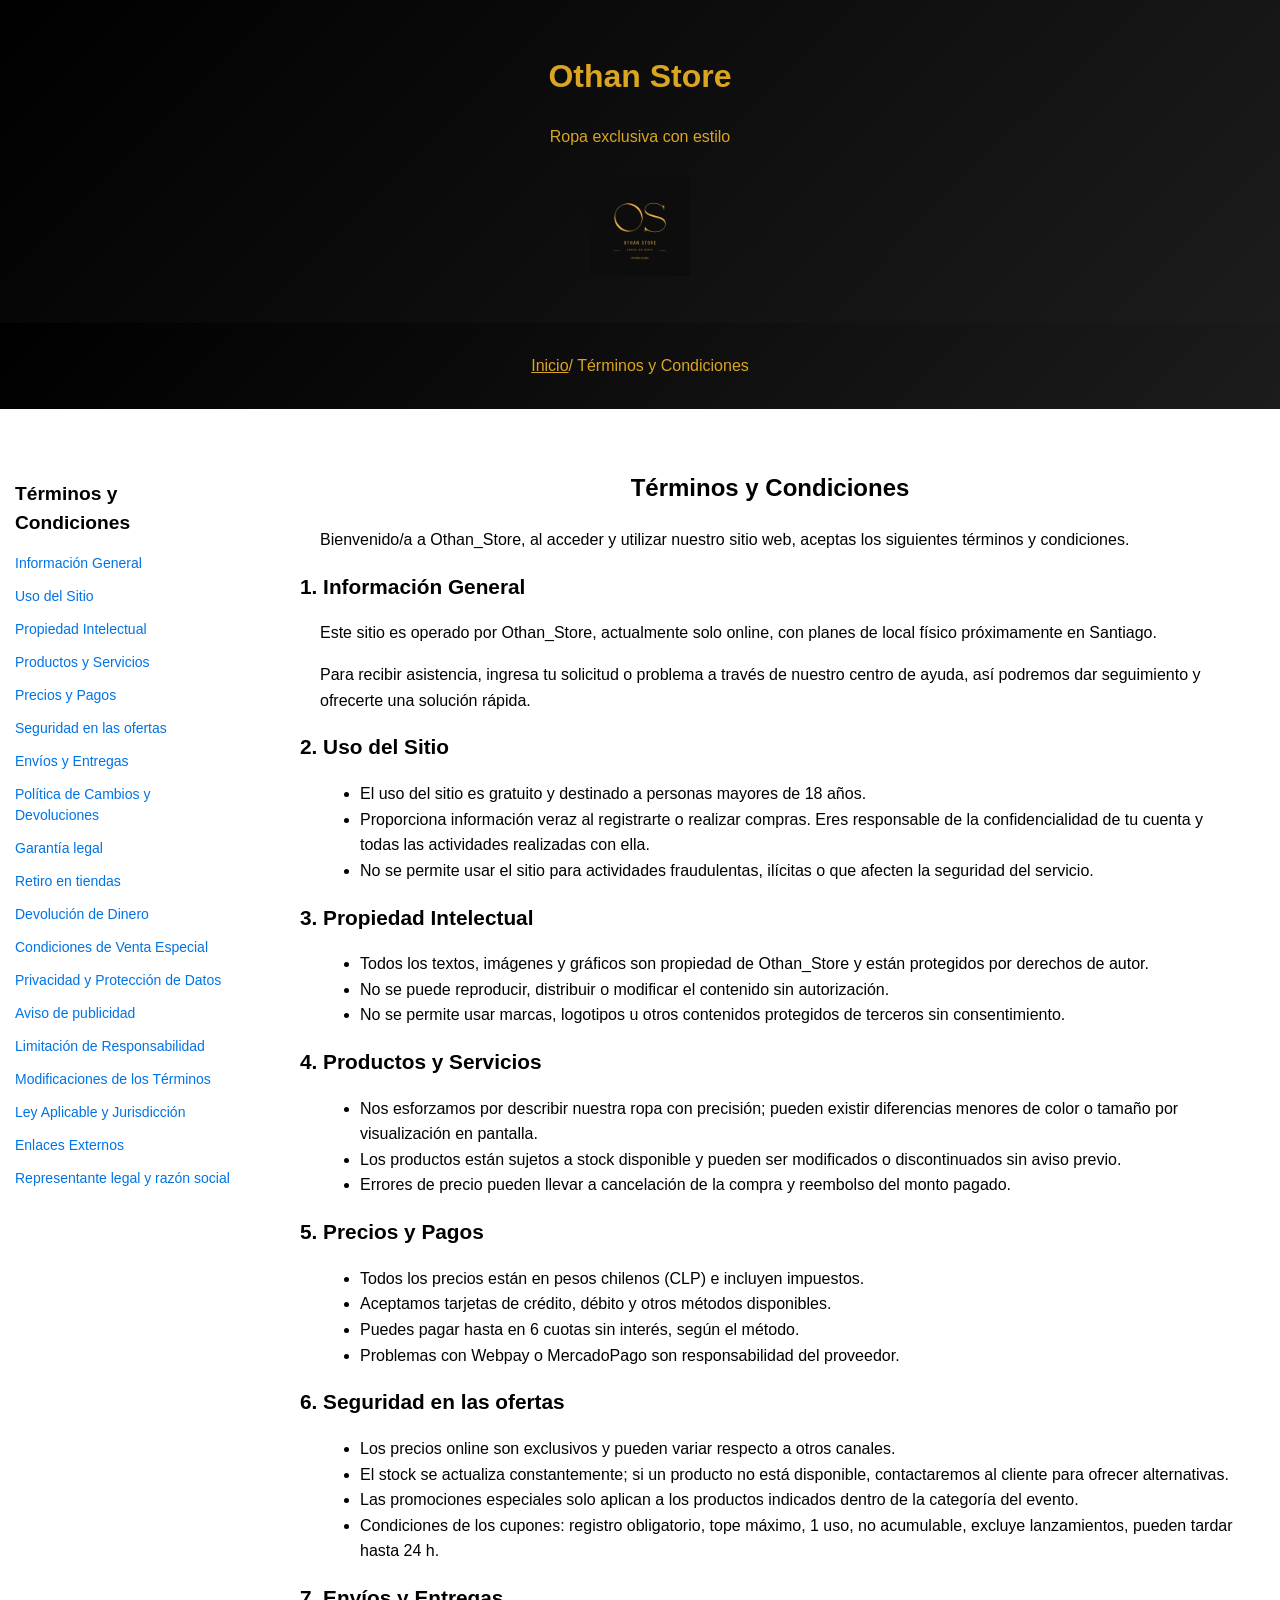
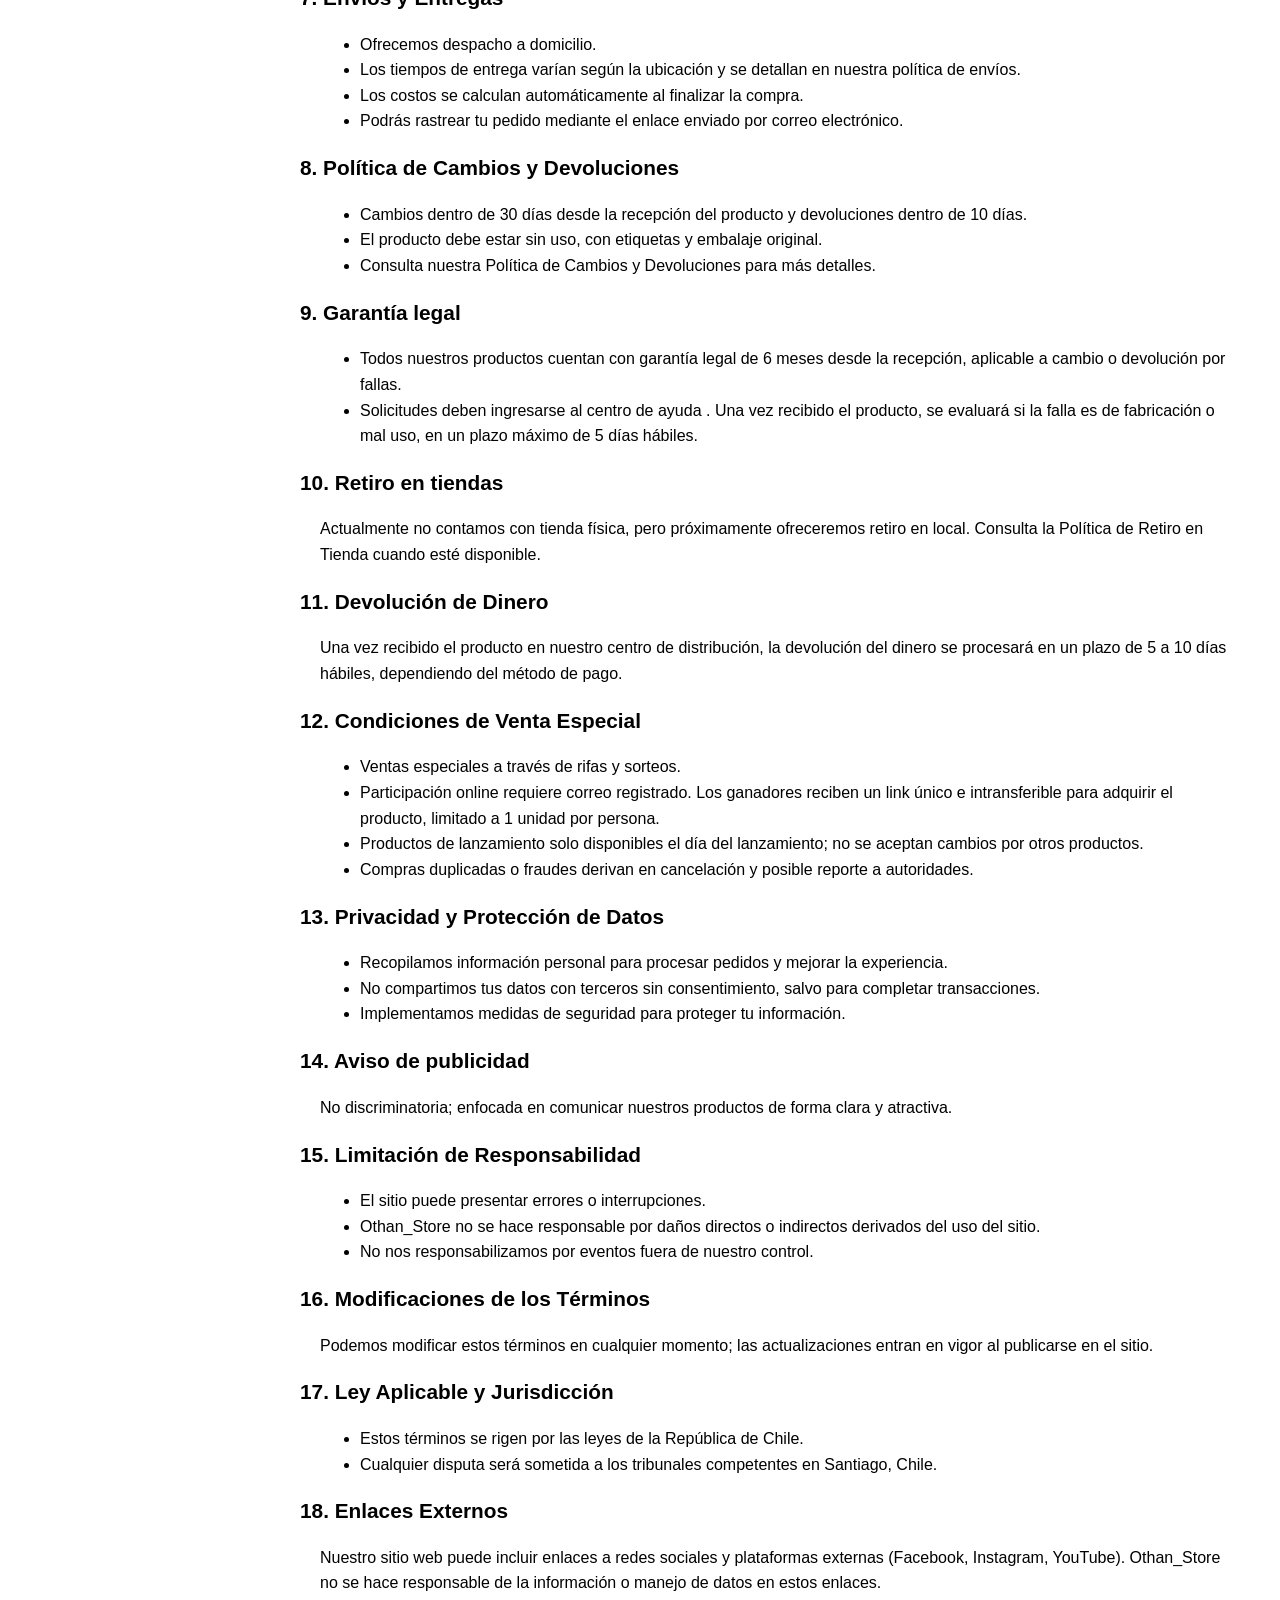
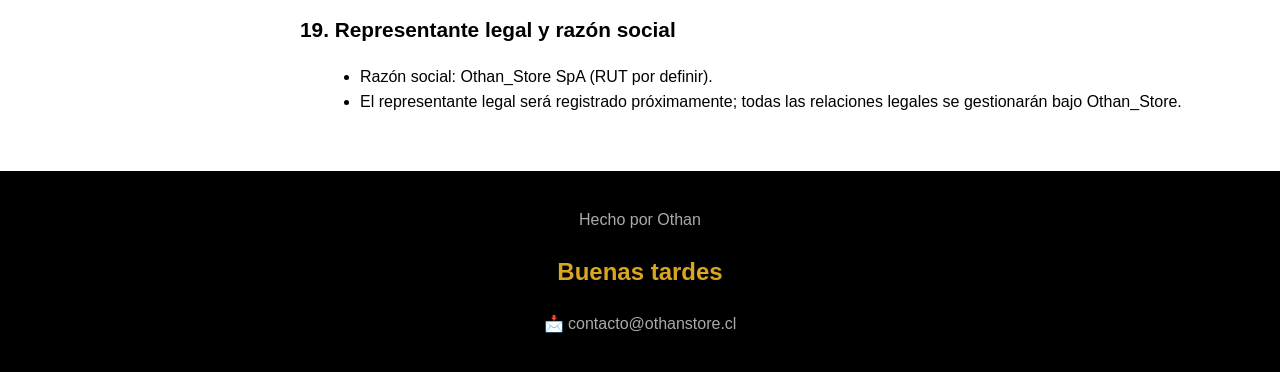
<file: tyc.html>
<!DOCTYPE html>
<html lang="en">
<head>
    <meta charset="UTF-8">
    <meta name="viewport" content="width=device-width, initial-scale=1.0">
    <title>Terminos y condiciones</title>
    <link rel="stylesheet" href="tyc.css">
</head>
<body>

    <header>
        <h1> Othan Store </h1>
        <p>Ropa exclusiva con estilo</p>
        <a href="producto.html">
          <img src="imga/M.png" alt="Logo de Othan Store">
        </a>
    </header>

    <header class="barra-superior">
      <a href="producto.html">Inicio</a> / Términos y Condiciones
    </header>


  <div class="terms-container">
  <!-- Menú lateral -->
  <aside class="sidebar">
    <h2>Términos y Condiciones</h2>
    <ul>
        <li><a href="#info-general">Información General</a></li>
        <li><a href="#uso-sitio">Uso del Sitio</a></li>
        <li><a href="#propiedad-intelectual">Propiedad Intelectual</a></li>
        <li><a href="#productos-servicios">Productos y Servicios</a></li>
        <li><a href="#precios-pagos">Precios y Pagos</a></li>
        <li><a href="#seguridad">Seguridad en las ofertas</a></li>
        <li><a href="#envios">Envíos y Entregas</a></li>
        <li><a href="#cambios">Política de Cambios y Devoluciones</a></li>
        <li><a href="#garantia">Garantía legal</a></li>
        <li><a href="#retiro">Retiro en tiendas</a></li>
        <li><a href="#devolucion">Devolución de Dinero</a></li>
        <li><a href="#venta-especial">Condiciones de Venta Especial</a></li>
        <li><a href="#privacidad">Privacidad y Protección de Datos</a></li>
        <li><a href="#publicidad">Aviso de publicidad</a></li>
        <li><a href="#limitacion">Limitación de Responsabilidad</a></li>
        <li><a href="#modificaciones">Modificaciones de los Términos</a></li>
        <li><a href="#ley">Ley Aplicable y Jurisdicción</a></li>
        <li><a href="#enlaces">Enlaces Externos</a></li>
        <li><a href="#representante">Representante legal y razón social</a></li>
      </ul>
  </aside>

 <section class="terms-content">

    <h1>Términos y Condiciones</h1>
    <p>Bienvenido/a a Othan_Store, al acceder y utilizar nuestro sitio web, aceptas los siguientes términos y condiciones.</p>

    <h2 id="info-general">1. Información General</h2>
    <p>Este sitio es operado por Othan_Store, actualmente solo online, con planes de local físico próximamente en Santiago.</p>
    <p>Para recibir asistencia, ingresa tu solicitud o problema a través de nuestro centro de ayuda, así podremos dar seguimiento y ofrecerte una solución rápida.</p>

   <h2 id="uso-sitio">2. Uso del Sitio</h2>
   <ul>
    <li>El uso del sitio es gratuito y destinado a personas mayores de 18 años.</li>
    <li>Proporciona información veraz al registrarte o realizar compras. Eres responsable de la confidencialidad de tu cuenta y todas las actividades realizadas con ella.</li>
    <li>No se permite usar el sitio para actividades fraudulentas, ilícitas o que afecten la seguridad del servicio.</li>
   </ul>

   <h2 id="propiedad-intelectual">3. Propiedad Intelectual</h2>
   <ul>
    <li>Todos los textos, imágenes y gráficos son propiedad de Othan_Store y están protegidos por derechos de autor.</li>
    <li>No se puede reproducir, distribuir o modificar el contenido sin autorización.</li>
    <li>No se permite usar marcas, logotipos u otros contenidos protegidos de terceros sin consentimiento.</li>
   </ul>

   <h2 id="productos-servicios">4. Productos y Servicios</h2>
   <ul>
    <li>Nos esforzamos por describir nuestra ropa con precisión; pueden existir diferencias menores de color o tamaño por visualización en pantalla.</li>
    <li>Los productos están sujetos a stock disponible y pueden ser modificados o discontinuados sin aviso previo.</li>
    <li>Errores de precio pueden llevar a cancelación de la compra y reembolso del monto pagado.</li>
   </ul>

   <h2 id="precios-pagos">5. Precios y Pagos</h2>
   <ul>
    <li>Todos los precios están en pesos chilenos (CLP) e incluyen impuestos.</li>
    <li>Aceptamos tarjetas de crédito, débito y otros métodos disponibles.</li>
    <li>Puedes pagar hasta en 6 cuotas sin interés, según el método.</li>
    <li>Problemas con Webpay o MercadoPago son responsabilidad del proveedor.</li>
   </ul>

  <h2 id="seguridad">6. Seguridad en las ofertas</h2>
  <ul>
    <li>Los precios online son exclusivos y pueden variar respecto a otros canales.</li>
    <li>El stock se actualiza constantemente; si un producto no está disponible, contactaremos al cliente para ofrecer alternativas.</li>
    <li>Las promociones especiales solo aplican a los productos indicados dentro de la categoría del evento.</li>
    <li>Condiciones de los cupones: registro obligatorio, tope máximo, 1 uso, no acumulable, excluye lanzamientos, pueden tardar hasta 24 h.</li>
  </ul>

  <h2 id="envios">7. Envíos y Entregas</h2>
  <ul>
    <li>Ofrecemos despacho a domicilio.</li>
    <li>Los tiempos de entrega varían según la ubicación y se detallan en nuestra política de envíos.</li>
    <li>Los costos se calculan automáticamente al finalizar la compra.</li>
    <li>Podrás rastrear tu pedido mediante el enlace enviado por correo electrónico.</li>
  </ul>

  <h2 id="cambios">8. Política de Cambios y Devoluciones</h2>
  <ul>
    <li>Cambios dentro de 30 días desde la recepción del producto y devoluciones dentro de 10 días.</li>
    <li>El producto debe estar sin uso, con etiquetas y embalaje original.</li>
    <li>Consulta nuestra Política de Cambios y Devoluciones para más detalles.</li>
  </ul>

  <h2 id="garantia">9. Garantía legal</h2>
  <ul>
    <li>Todos nuestros productos cuentan con garantía legal de 6 meses desde la recepción, aplicable a cambio o devolución por fallas.</li>
    <li>Solicitudes deben ingresarse al centro de ayuda . Una vez recibido el producto, se evaluará si la falla es de fabricación o mal uso, en un plazo máximo de 5 días hábiles.</li>
  </ul>

  <h2 id="retiro">10. Retiro en tiendas</h2>
  <p>Actualmente no contamos con tienda física, pero próximamente ofreceremos retiro en local. Consulta la Política de Retiro en Tienda cuando esté disponible.</p>

  <h2 id="devolucion">11. Devolución de Dinero</h2>
  <p>Una vez recibido el producto en nuestro centro de distribución, la devolución del dinero se procesará en un plazo de 5 a 10 días hábiles, dependiendo del método de pago.</p>

  <h2 id="venta-especial">12. Condiciones de Venta Especial</h2>
  <ul>
    <li>Ventas especiales a través de rifas y sorteos.</li>
    <li>Participación online requiere correo registrado. Los ganadores reciben un link único e intransferible para adquirir el producto, limitado a 1 unidad por persona.</li>
    <li>Productos de lanzamiento solo disponibles el día del lanzamiento; no se aceptan cambios por otros productos.</li>
    <li>Compras duplicadas o fraudes derivan en cancelación y posible reporte a autoridades.</li>
  </ul>

  <h2 id="privacidad">13. Privacidad y Protección de Datos</h2>
  <ul>
    <li>Recopilamos información personal para procesar pedidos y mejorar la experiencia.</li>
    <li>No compartimos tus datos con terceros sin consentimiento, salvo para completar transacciones.</li>
    <li>Implementamos medidas de seguridad para proteger tu información.</li>
  </ul>

  <h2 id="publicidad">14. Aviso de publicidad</h2>
  <p>No discriminatoria; enfocada en comunicar nuestros productos de forma clara y atractiva.</p>

  <h2 id="limitacion">15. Limitación de Responsabilidad</h2>
  <ul>
    <li>El sitio puede presentar errores o interrupciones.</li>
    <li>Othan_Store no se hace responsable por daños directos o indirectos derivados del uso del sitio.</li>
    <li>No nos responsabilizamos por eventos fuera de nuestro control.</li>
  </ul>

  <h2 id="modificaciones">16. Modificaciones de los Términos</h2>
  <p>Podemos modificar estos términos en cualquier momento; las actualizaciones entran en vigor al publicarse en el sitio.</p>

  <h2 id="ley">17. Ley Aplicable y Jurisdicción</h2>
  <ul>
    <li>Estos términos se rigen por las leyes de la República de Chile.</li>
    <li>Cualquier disputa será sometida a los tribunales competentes en Santiago, Chile.</li>
  </ul>

  <h2 id="enlaces">18. Enlaces Externos</h2>
  <p>Nuestro sitio web puede incluir enlaces a redes sociales y plataformas externas (Facebook, Instagram, YouTube). Othan_Store no se hace responsable de la información o manejo de datos en estos enlaces.</p>

  <h2 id="representante">19. Representante legal y razón social</h2>
  <ul>
    <li>Razón social: Othan_Store SpA (RUT por definir).</li>
    <li>El representante legal será registrado próximamente; todas las relaciones legales se gestionarán bajo Othan_Store.</li>
  </ul>


 </section>
 </div>


  <footer>
        <p>Hecho por Othan</p>
        <h2>Buenas tardes</h2>
        <p>📩 contacto@othanstore.cl</p>
    </footer>



</body>
</html>
</file>
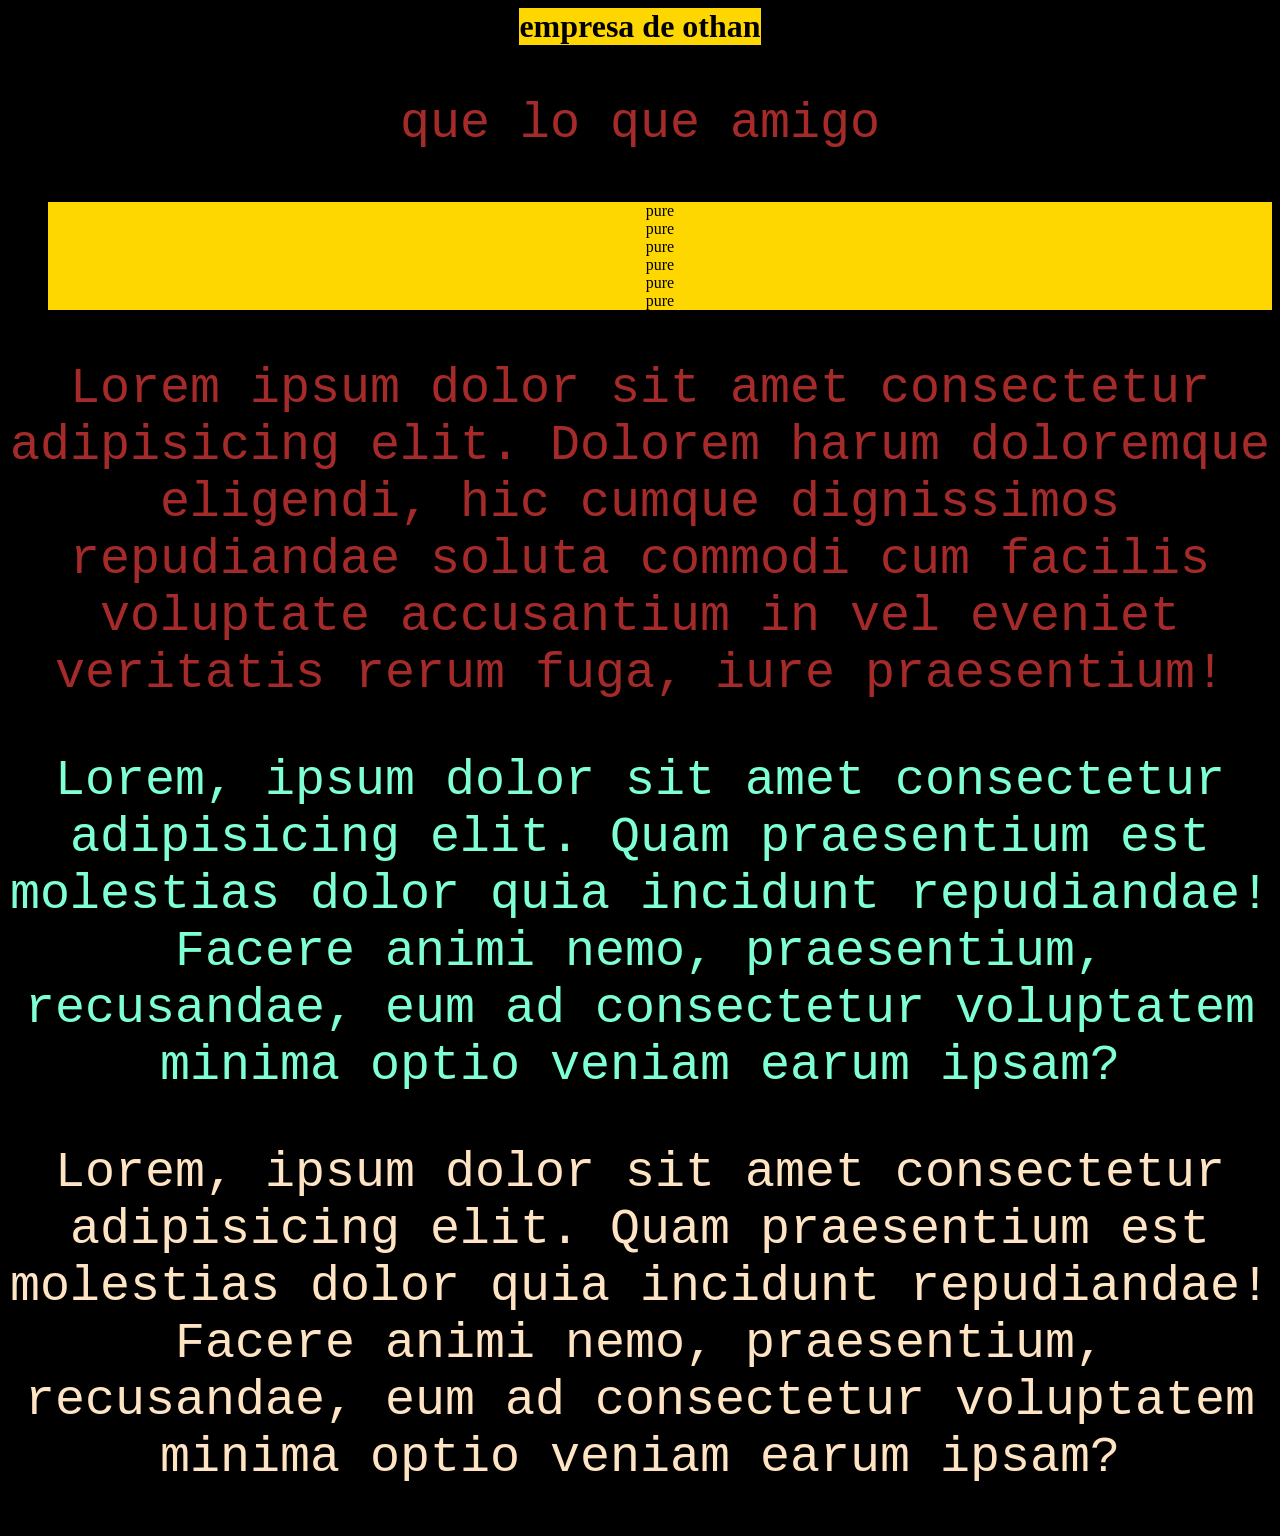
<file: clase gina/01.html>
<!DOCTYPE html>
<html lang="en">

<head>
    <meta charset="UTF-8">
    <meta name="viewport" content="width=device-width, initial-scale=1.0">
    <title> estilos </title>
    <link rel="stylesheet" href="01.css">
</head>

<body>
    <h1> empresa de othan </h1>

    <p> que lo que amigo</p>

    <ul>
        <li> pure</li>
        <li> pure</li>
        <li> pure</li>
        <li> pure</li>
        <li> pure</li>
        <li> pure</li>
    </ul>
    <p class=" uno">Lorem ipsum dolor sit amet consectetur adipisicing elit. Dolorem harum doloremque eligendi, hic cumque dignissimos repudiandae soluta commodi cum facilis voluptate accusantium in vel eveniet veritatis rerum fuga, iure praesentium!</p>

    <p class="dos"> Lorem, ipsum dolor sit amet consectetur adipisicing elit. Quam praesentium est molestias dolor quia incidunt repudiandae! Facere animi nemo, praesentium, recusandae, eum ad consectetur voluptatem minima optio veniam earum ipsam?</p>

    <p class="tres"> Lorem, ipsum dolor sit amet consectetur adipisicing elit. Quam praesentium est molestias dolor quia incidunt repudiandae! Facere animi nemo, praesentium, recusandae, eum ad consectetur voluptatem minima optio veniam earum ipsam?</p>
</body>

</html>
</file>
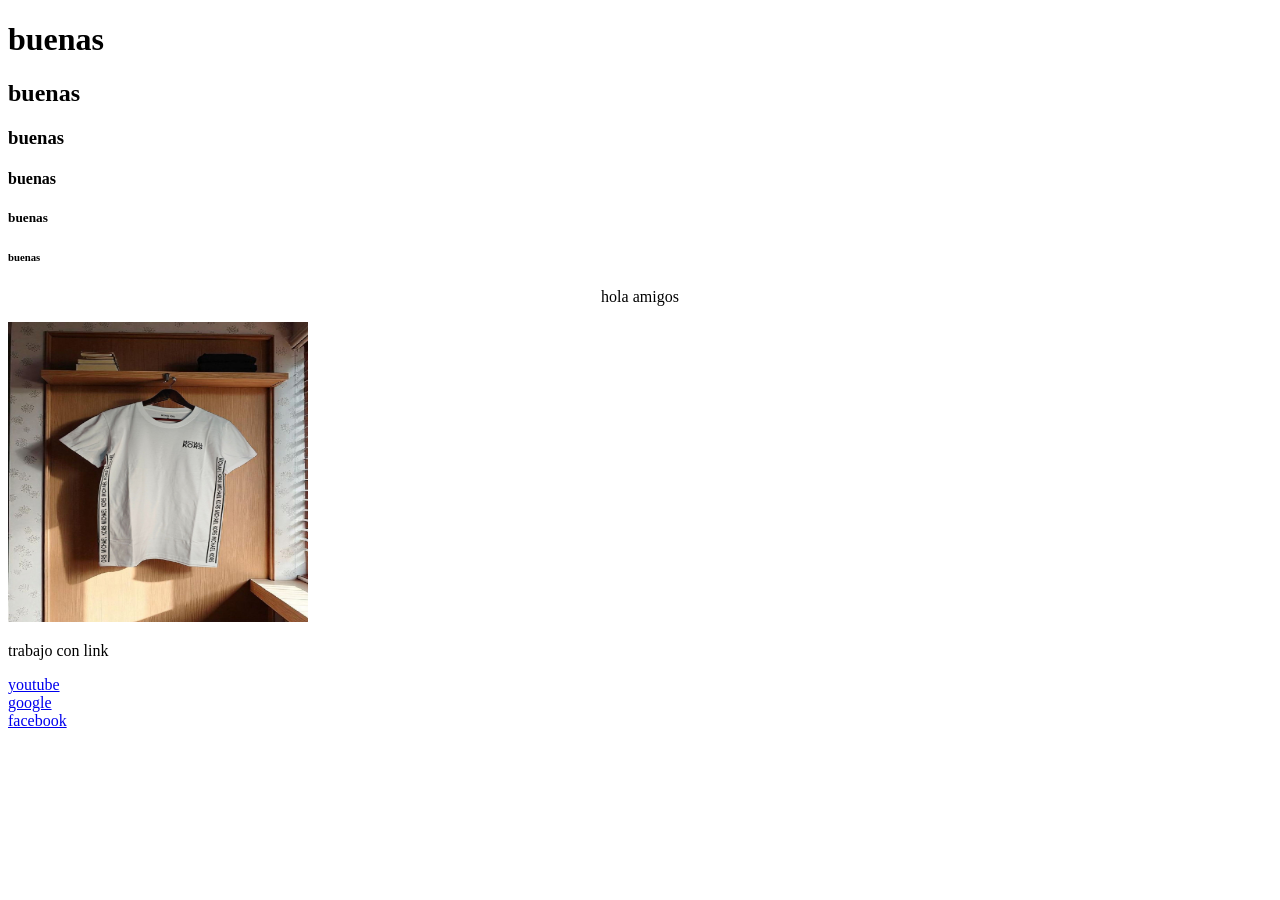
<file: clase gina/cla1.html>
<!DOCTYPE html>
<html lang="en">

<head>
    <meta charset="UTF-8">
    <meta name="viewport" content="width=device-width, initial-scale=1.0">
    <title> la pagina de la clase </title>
</head>

<body>
    <h1> buenas </h1>
    <h2> buenas</h2>
    <h3> buenas</h3>
    <h4> buenas</h4>
    <h5> buenas</h5>
    <h6> buenas</h6>

    <p align="center"> hola amigos </p>
    <img src="mk blanca.jpg" alt="mk blanca" width="300px" height="300px">

    <p> trabajo con link </p>

    <a href="https://www.youtube.com/?app=desktop&hl=es"> youtube </a>
    <br>
    <a href="https://www.google.com"> google </a>
    <br>
    <a href="https://facebook.com" target="_blank"> facebook </a>
</body>

</html>
</file>
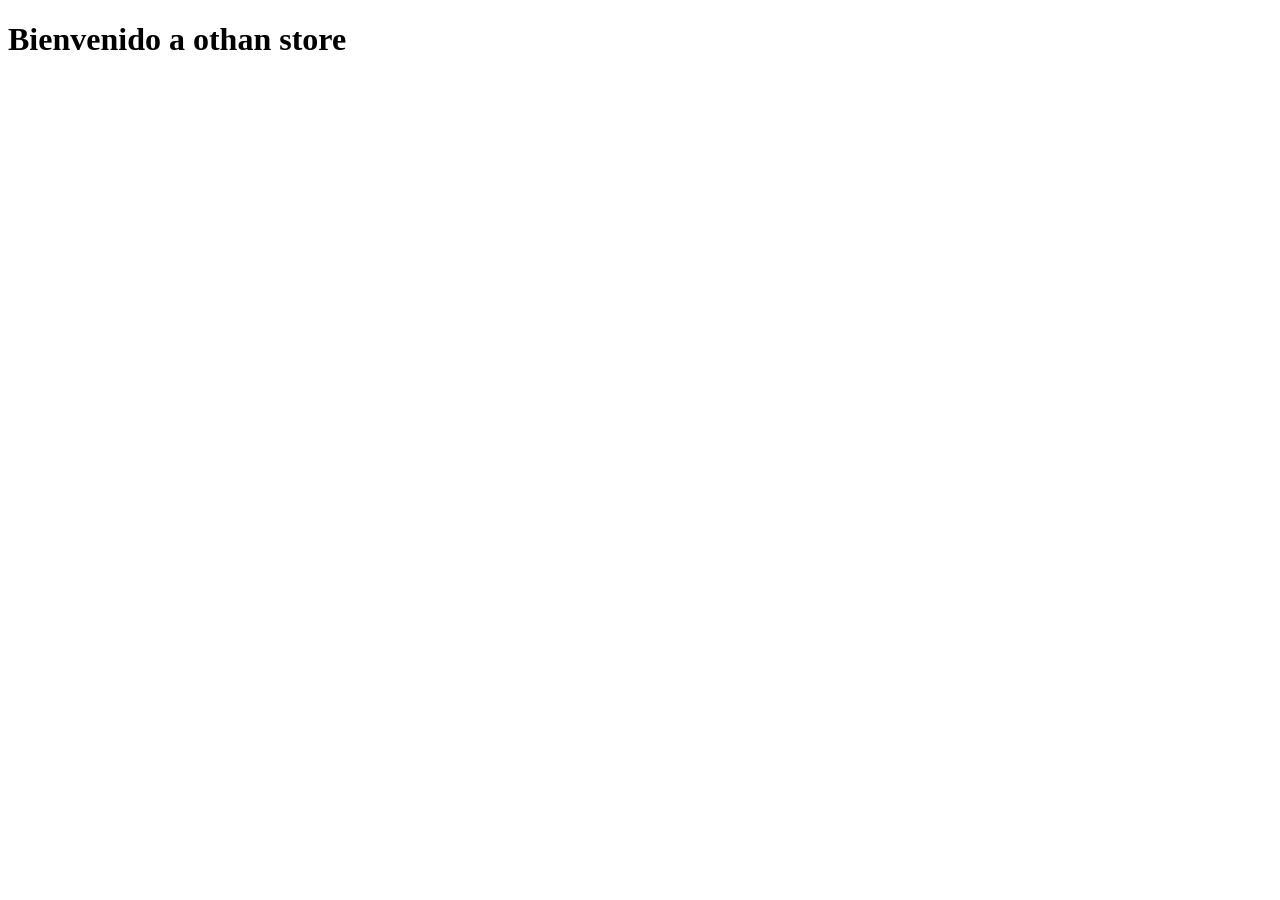
<file: clase gina/inicio.html>
<!DOCTYPE html>
<html lang="en">

<head>
    <meta charset="UTF-8">
    <meta name="viewport" content="width=device-width, initial-scale=1.0">
    <title> othan Store</title>
</head>

<body>
    <h1> Bienvenido a othan store </h1>

</body>

</html>
</file>
<file: inicio.css>
/* ====== ESTILOS GENERALES ====== */
body {
  margin: 0;
  font-family: "Segoe UI", Tahoma, Geneva, Verdana, sans-serif;
  background-color: #0a0a0a;
  color: #f8f9fa;
  line-height: 1.6;
}

/* ====== HEADER ====== */
header {
  text-align: center;
  padding: 25px 20px;
  background: linear-gradient(135deg, #000000, #1a1a1a);
  color: goldenrod;
  box-shadow: 0 2px 10px rgba(218, 165, 32, 0.3);
}

header img {
  display: block;
  margin: 15px auto;
  width: 160px;
  filter: drop-shadow(0 0 10px goldenrod);
}

header .acciones {
  margin-top: 20px;
}

.acciones {
  display: flex;
  align-items: center;
  gap: 15px;
  margin-left: auto; /* empuja el bloque a la derecha */
}

/*barra bus*/
.search-bar {
  display: flex;
  align-items: center;
  border: 2px solid #333;
  border-radius: 20px;
  overflow: hidden;
}

.search-bar input {
  border: none;
  outline: none;
  padding: 8px 12px;
  font-size: 14px;
  width: 180px;
}

.search-btn {
  background: #ffcc00;
  border: none;
  padding: 8px 12px;
  cursor: pointer;
  font-size: 16px;
  transition: background 0.3s;
}

.search-btn:hover {
  background: #ffaa00;
}

/* ====== BOTONES ====== */
.boton {
  text-decoration: none;
  background: #ffcc00;
  padding: 8px 15px;
  border-radius: 20px;
  color: #111;
  font-weight: bold;
  transition: background 0.3s;
}

.boton:hover {
  background: #ffaa00;
}

/* ====== NAV FILTROS ====== */
.filtros {
  display: flex;
  justify-content: center;
  flex-wrap: wrap;
  margin: 25px 0;
  gap: 12px;
}

.filtros button {
  padding: 10px 22px;
  background-color: goldenrod;
  color: black;
  border: none;
  border-radius: 25px;
  font-size: 16px;
  cursor: pointer;
  transition: 0.3s ease;
  box-shadow: 0 0 10px rgba(218, 165, 32, 0.4);
}

.filtros button:hover {
  background: #ffd700;
  transform: scale(1.12);
  box-shadow: 0 0 15px rgba(218, 165, 32, 0.8);
}

/* ====== SLIDER DE ANUNCIOS ====== */
.anuncio {
  width: 100%;
  overflow: hidden;
  background: #111;
  border-top: 2px solid goldenrod;
  border-bottom: 2px solid goldenrod;
}

.anuncios {
  display: flex;
  width: max-content;
  animation: scroll 25s linear infinite;
  gap: 25px;
  padding: 15px 0;
}

.anuncios img {
  height: 300px;
  border-radius: 12px;
  border: 2px solid goldenrod;
  flex-shrink: 0;
  object-fit: cover;
  box-shadow: 0 0 15px rgba(218, 165, 32, 0.5);
  transition: 0.3s ease;
}

.anuncios img:hover {
  transform: scale(1.05);
  box-shadow: 0 0 25px rgba(218, 165, 32, 0.9);
}

@keyframes scroll {
  from {
    transform: translateX(0);
  }
  to {
    transform: translateX(-50%);
  }
}

/* ====== PRODUCTOS ====== */
main h2 {
  text-align: center;
  font-size: 28px;
  font-weight: bold;
  color: goldenrod;
  margin-bottom: 20px;
  text-shadow: 0 0 10px rgba(218, 165, 32, 0.6);
}

.productos {
  display: grid;
  grid-template-columns: repeat(auto-fill, minmax(230px, 1fr));
  gap: 25px;
  padding: 20px;
}

.producto {
  background: rgba(30, 30, 30, 0.9);
  border-radius: 12px;
  border: 1px solid #333;
  padding: 15px;
  text-align: center;
  transition: 0.3s;
  backdrop-filter: blur(6px);
  box-shadow: 0 2px 10px rgba(218, 165, 32, 0.2);
}

.producto:hover {
  transform: translateY(-6px);
  border: 1px solid goldenrod;
  box-shadow: 0 0 15px rgba(218, 165, 32, 0.6);
}

.producto img {
  max-width: 100%;
  height: 220px;
  border-radius: 10px;
  object-fit: cover;
  border: 2px solid #444;
}

.producto h3 {
  font-size: 18px;
  margin: 12px 0 6px;
  color: goldenrod;
}

.producto p {
  margin: 5px 0;
  font-size: 15px;
  color: #ddd;
}

.producto button {
  margin-top: 10px;
  background: goldenrod;
  color: #000;
  padding: 10px 18px;
  border: none;
  border-radius: 25px;
  cursor: pointer;
  font-weight: bold;
  transition: 0.3s;
  box-shadow: 0 0 8px rgba(218, 165, 32, 0.6);
}

.producto button:hover {
  background: #ffd700;
  transform: scale(1.1);
  box-shadow: 0 0 20px rgba(218, 165, 32, 0.9);
}

/* ====== CARRITO ====== */
#carrito {
  background: rgba(20, 20, 20, 0.95);
  border-radius: 12px;
  margin: 30px auto;
  padding: 20px;
  max-width: 800px;
  border: 1px solid goldenrod;
  box-shadow: 0 0 20px rgba(218, 165, 32, 0.4);
  backdrop-filter: blur(6px);
}

#carrito h2 {
  color: goldenrod;
  margin-bottom: 15px;
  text-align: center;
  text-shadow: 0 0 10px rgba(218, 165, 32, 0.7);
}

#carrito ul {
  list-style: none;
  padding: 0;
}

#carrito li {
  padding: 10px;
  border-bottom: 1px solid #333;
  color: #f1f1f1;
}

#carrito p {
  font-weight: bold;
  margin-top: 20px;
  text-align: right;
  color: goldenrod;
  font-size: 18px;
}

/* ====== FOOTER ====== */
footer {
  text-align: center;
  padding: 20px;
  background: #000;
  color: #aaa;
  margin-top: 40px;
  border-top: 2px solid goldenrod;
}

footer p {
  margin: 0;
  font-size: 14px;
  color: #ddd;
}

footer h2 {
  color: goldenrod;
}

/* ====== RESPONSIVE ====== */
@media (max-width: 768px) {
  header h1 {
    font-size: 22px;
  }
  .filtros button {
    font-size: 14px;
    padding: 8px 15px;
  }
  .anuncios img {
    height: 200px;
  }
}

@media (max-width: 480px) {
  header {
    padding: 20px 10px;
  }
  .acciones a {
    padding: 8px 14px;
    font-size: 14px;
  }
  .producto img {
    height: 180px;
  }
  .anuncios img {
    height: 150px;
  }
}

footer {
  text-align: center;
  padding: 20px;
  background: #000;
  color: #aaa;
  margin-top: auto;
}

footer h2 {
  color: goldenrod;
}

.continer_footer {
  display: flex;
  flex-direction: row;
  margin-top: auto;
}
.a_nosotros {
  display: block;
  margin: 10px 50px 10px 100px;
}
.a_conctactos {
  display: block;
  margin: 10px 50px 10px 100px;
}
.a_QA {
  display: block;
  margin: 10px 50px 10px 100px;
}
.pagos {
  margin: 10px 50px 10px 100px;
}
.banco_estado {
  width: 125px;
  height: 65px;
  border-radius: 12px;
}
</file>
<file: login1.css>
/* Establece la imagen de fondo para el login */

.gradient-custom {
  background-image: url("Negro\ Gris\ Oscuro\ Degradado\ Color\ y\ Estilo\ Fondo\ de\ Video.png");
  /* Cambia la ruta a tu imagen */
  background-size: cover;
  background-position: center center;
  background-repeat: no-repeat;
}

/* Si prefieres darle un color oscuro con overlay, usa este estilo adicional */

.gradient-custom::before {
  content: "";
  position: absolute;
  top: 0;
  left: 0;
  right: 0;
  bottom: 0;
  background: rgba(0, 0, 0, 0.5);
  /* Crea un filtro oscuro */
  z-index: 1;
}

.card {
  position: relative;
  z-index: 2;
  /* Asegura que el formulario esté encima del fondo */
}
</file>
<file: Nosotros.css>
/* ====== ESTILOS GENERALES ====== */
html {
  scroll-behavior: smooth;
}
body {
  height: 100%;
  margin: 0;
  font-family: "Segoe UI", Tahoma, Geneva, Verdana, sans-serif;
  background-color: #121212;
  color: #f8f9fa;
  line-height: 1.6;
  display: flex;
  flex-direction: column;
}

/* ====== HEADER ====== */
/* ====== HEADER ====== */
header {
  position: fixed;
  top: 0;
  left: 0;
  height: 80px;
  width: 100%;
  background: linear-gradient(135deg, #000000, #1c1c1c);
  display: flex;
  align-items: center;
  justify-content: center;
  padding: 0 40px;
  z-index: 1000;
}

.header_container {
  display: flex;
  align-items: center;
  justify-content: space-between;
  width: 100%;
  max-width: 1200px;
}

/* Logo */
.logo img {
  height: 60px;
  width: auto;
  cursor: pointer;
}

/* Barra de búsqueda */
.search-bar {
  flex: 1;
  display: flex;
  align-items: center;
  margin: 0 40px;
  background: #fff;
  border-radius: 25px;
  overflow: hidden;
}

.search-bar input {
  flex: 1;
  padding: 10px 15px;
  border: none;
  outline: none;
  font-size: 16px;
}

.search-bar .search-btn {
  background: goldenrod;
  border: none;
  padding: 10px 15px;
  cursor: pointer;
  font-size: 18px;
  transition: 0.3s ease;
}

.search-bar .search-btn:hover {
  background: #ffd700;
}

/* Menú */
.menu ul {
  display: flex;
  list-style: none;
  margin: 0;
  padding: 0;
  gap: 20px;
}

.menu ul li a {
  text-decoration: none;
  background-color: goldenrod;
  color: black;
  padding: 10px 20px;
  border-radius: 25px;
  font-weight: bold;
  transition: 0.3s ease;
}

.menu ul li a:hover {
  background: #ffd700;
  transform: scale(1.05);
}

/* ====== NAV FILTROS ====== */

.filtros {
  display: flex;
  justify-content: center;
  flex-wrap: wrap;
  margin: 20px 0;
  gap: 10px;
}

.filtros button {
  padding: 10px 20px;
  background-color: goldenrod;
  color: black;
  border: none;
  border-radius: 25px;
  font-size: 16px;
  cursor: pointer;
  transition: 0.3s ease;
}

.filtros button:hover {
  background: #ffd700;
  transform: scale(1.1);
}

main {
  flex: 1;
  padding-top: 80px;
  margin: 30px;
  display: flex;
  flex-direction: column;
  justify-content: flex-start; /* el contenido arriba */
}
h2 {
  font-size: 29px;
}
p {
  text-align: none;
  padding: 10px;
  font-size: 18px;
}
#quienes_somos {
  scroll-margin-top: 80px;
  text-align: center;
}
#mision {
  text-align: center;
}
#vision {
  text-align: center;
}

footer {
  text-align: center;
  padding: 20px;
  background: #000;
  color: #aaa;
  margin-top: auto;
}

footer h2 {
  color: goldenrod;
}

.continer_footer {
  display: flex;
  flex-direction: row;
  margin-top: auto;
}
.a_nosotros {
  display: block;
  margin: 10px 50px 10px 100px;
}
.a_conctactos {
  display: block;
  margin: 10px 50px 10px 100px;
}
.a_QA {
  display: block;
  margin: 10px 50px 10px 100px;
}
.pagos {
  margin: 10px 50px 10px 100px;
}
.banco_estado {
  width: 50px;
  height: 30px;
}
</file>
<file: tyc.css>
body {
  font-family: Arial, sans-serif;
  margin: 0;
  padding: 0;
  line-height: 1.6;
}

header {
  text-align: center;
  padding: 30px 20px;
  background: linear-gradient(135deg, #000000, #1c1c1c);
  color: goldenrod;
}

header img {
  max-width: 100px;
  margin: 10px 0;
}
.barra-superior {
  display: flex;
  justify-content: center; /* centra horizontalmente */
}
header a {
  color: goldenrod;
}

/* Contenedor principal */
.terms-container {
  display: grid;
  grid-template-columns: 250px 1fr; /* sidebar + contenido */
  gap: 30px;
  max-width: 1200px;
  margin: 0 auto;
  padding: 40px 20px;
}

/* Menú lateral */
.sidebar {
  position: sticky;
  top: 20px; /* separa un poco del top */
  max-width: 220px; /* ancho más compacto */
  font-size: 14px; /* letra más pequeña */
  line-height: 1.5; /* espacio entre enlaces */
  padding: 15px;
  margin-left: -40px;
}

.sidebar h2 {
  font-size: 1.2rem;
  margin-bottom: 15px;
}

.sidebar ul {
  list-style: none;
  padding: 0;
  margin: 0;
}

.sidebar ul li {
  margin: 12px 0;
}

.sidebar ul li a {
  text-decoration: none;
  color: #0073e6;
  font-weight: 500;
}

.sidebar ul li a:hover {
  color: #005bb5;
}

/* Contenido */
.terms-content h1 {
  text-align: center;
  margin-left: -20px;
}

.terms-content h2 {
  font-size: 1.3rem;
  scroll-margin-top: 80px;
  margin-left: -20px;
}

footer {
  text-align: center;
  padding: 20px;
  background: #000;
  color: #aaa;
}

footer h2 {
  color: goldenrod;
}
</file>
<file: clase gina/01.css>
body {
    background-color: black;
    color: aliceblue;
}

h1 {
    background-color: gold;
    width: fit-content;
    color: black;
    width: fit-content;
    text-transform: lowercase;
    margin: auto;
}

p {
    font-size: 50px;
    font-family: 'Courier New', Courier, monospace;
    color: brown;
    text-align: center;
}

li {
    background-color: gold;
    color: black;
    text-align: center;
    margin: auto;
}

.uno {
    color: brown;
}

.dos {
    color: aquamarine;
}

.tres {
    color: bisque;
}
</file>
<file: pedidos.css>
/* ====== ESTILOS GENERALES ====== */
@import url("https://cdn.jsdelivr.net/npm/bootstrap@5.3.2/dist/css/bootstrap.min.css");

body {
  margin: 0;
  font-family: "Segoe UI", Tahoma, Geneva, Verdana, sans-serif;
  background-color: #121212;
  color: #f8f9fa;
  line-height: 1.6;
}

.form-floating {
  color: rgb(66, 56, 0);
  font-size: medium;
  max-width: 50%;
}

/* ====== HEADER ====== */

header {
  position: relative;
  padding: 50px;
  text-align: center;
  background: linear-gradient(135deg, #000000, #1c1c1c);
  color: goldenrod;
}

header .logo {
  position: absolute;
  left: 20px; /* separa un poco del borde */
  top: 50%;
  transform: translateY(-50%);
  width: 200px; /* ajusta según tamaño que quieras */
  height: auto;
}

.header-content {
  text-align: center; /* mantiene centrado el texto y botones dentro de la columna */
}

header .acciones {
  margin-top: 35px;
}

header .acciones a {
  text-decoration: none;
  background-color: goldenrod;
  color: black;
  padding: 10px 20px;
  border-radius: 25px;
  font-weight: bold;
  transition: 0.3s ease;
  display: inline-block;
}

header .acciones a:hover {
  background: #ffd700;
  color: #000;
  transform: scale(1.05);
}

main p {
  text-align: center;
  font-size: 20px;
  font-weight: bold;
  color: goldenrod;
}

main h1 {
  font-family: "Segoe UI", Tahoma, Geneva, Verdana, sans-serif;
  text-align: center;
  margin-bottom: 20px;
  font-size: 70px;
  color: goldenrod;
  padding: 50px;
}

.cuadro {
  width: fit-content;
  margin-top: 30px;
  margin-bottom: 30px;
  margin-left: auto;
  margin-right: auto;
  background-color: #000;
  border-radius: 5px;
  border: 1px solid #333;
  padding: 150px;
  text-align: center;
}

/* ====== FOOTER ====== */

footer {
  text-align: center;
  padding: 20px;
  background: #000;
  color: #aaa;
  margin-top: 20px;
}

footer h2 {
  color: goldenrod;
}

/* ====== RESPONSIVE ====== */

@media (max-width: 768px) {
  header h1 {
    font-size: 22px;
  }
  .filtros button {
    font-size: 14px;
    padding: 8px 15px;
  }
  .anuncios img {
    height: 150px;
  }
}

@media (max-width: 480px) {
  header {
    padding: 20px 10px;
  }
  .acciones a {
    padding: 8px 14px;
    font-size: 14px;
  }
  .producto img {
    height: 180px;
  }
}
</file>
